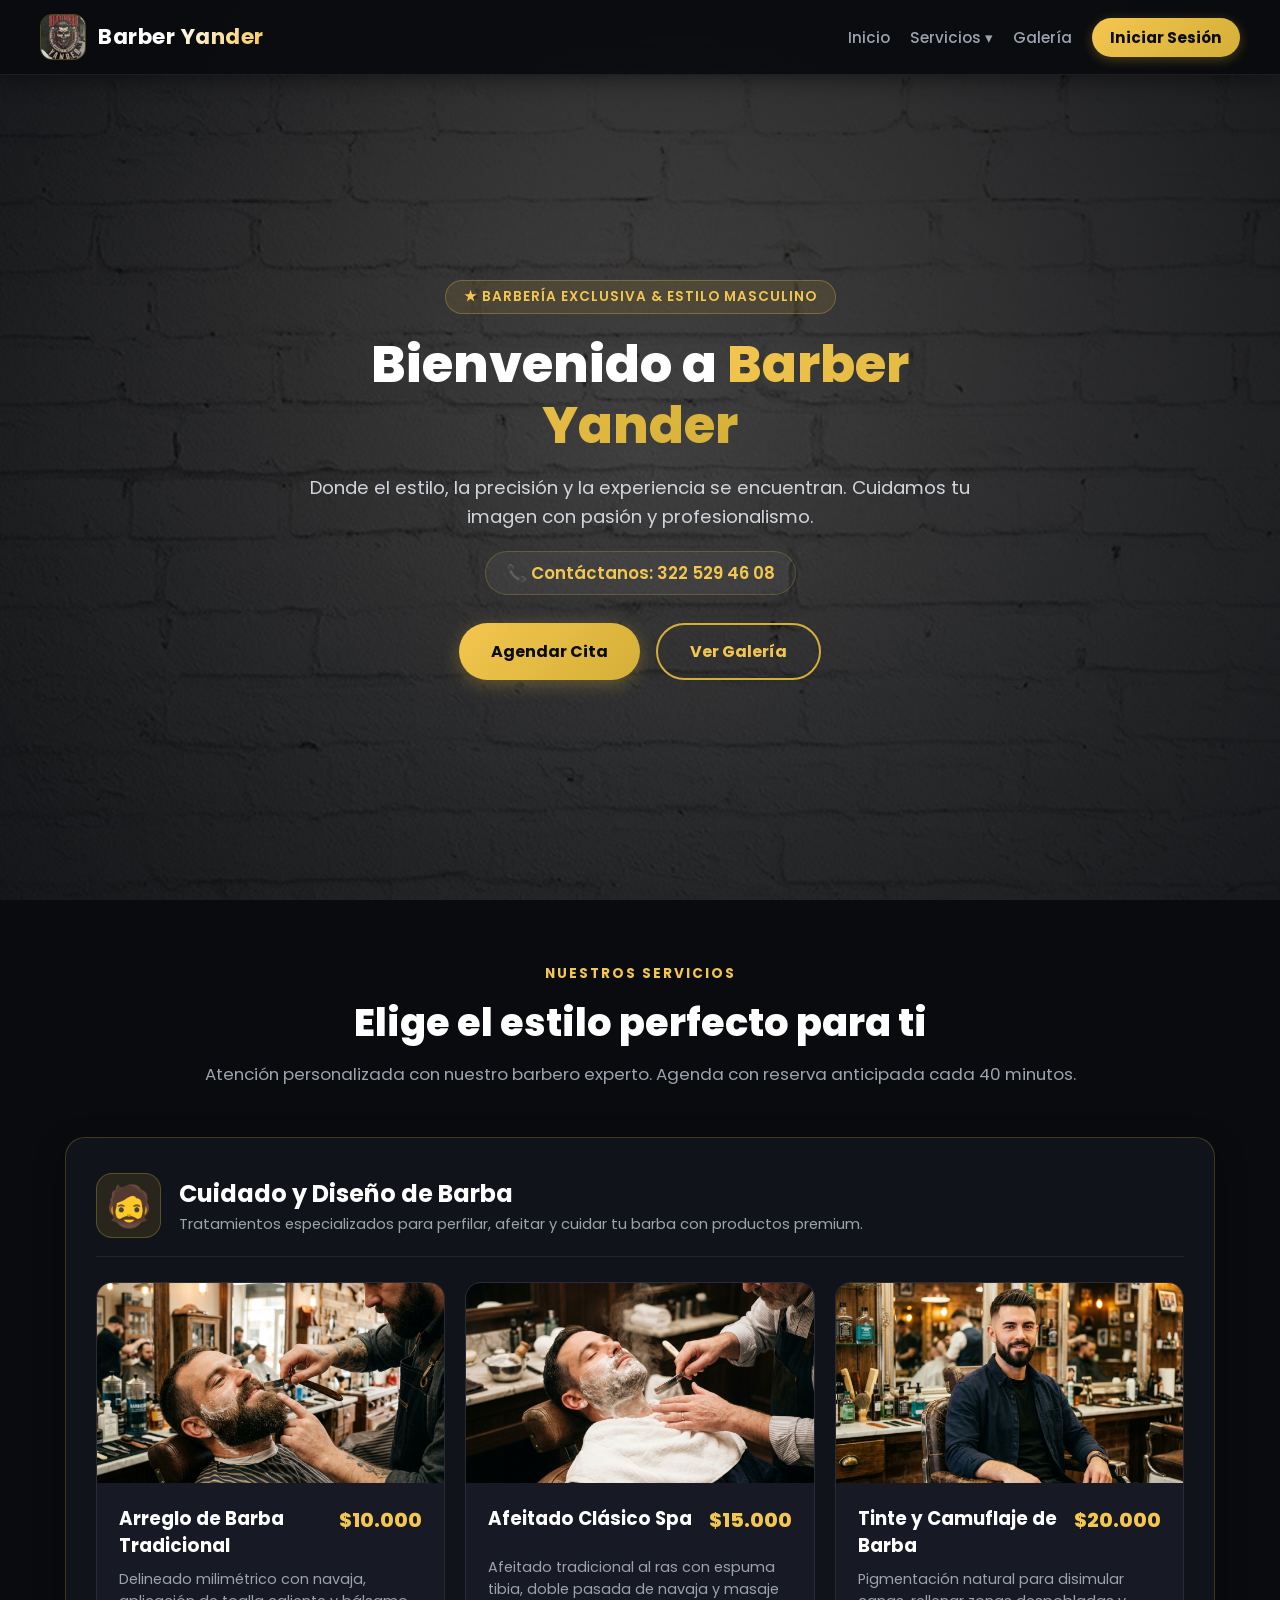
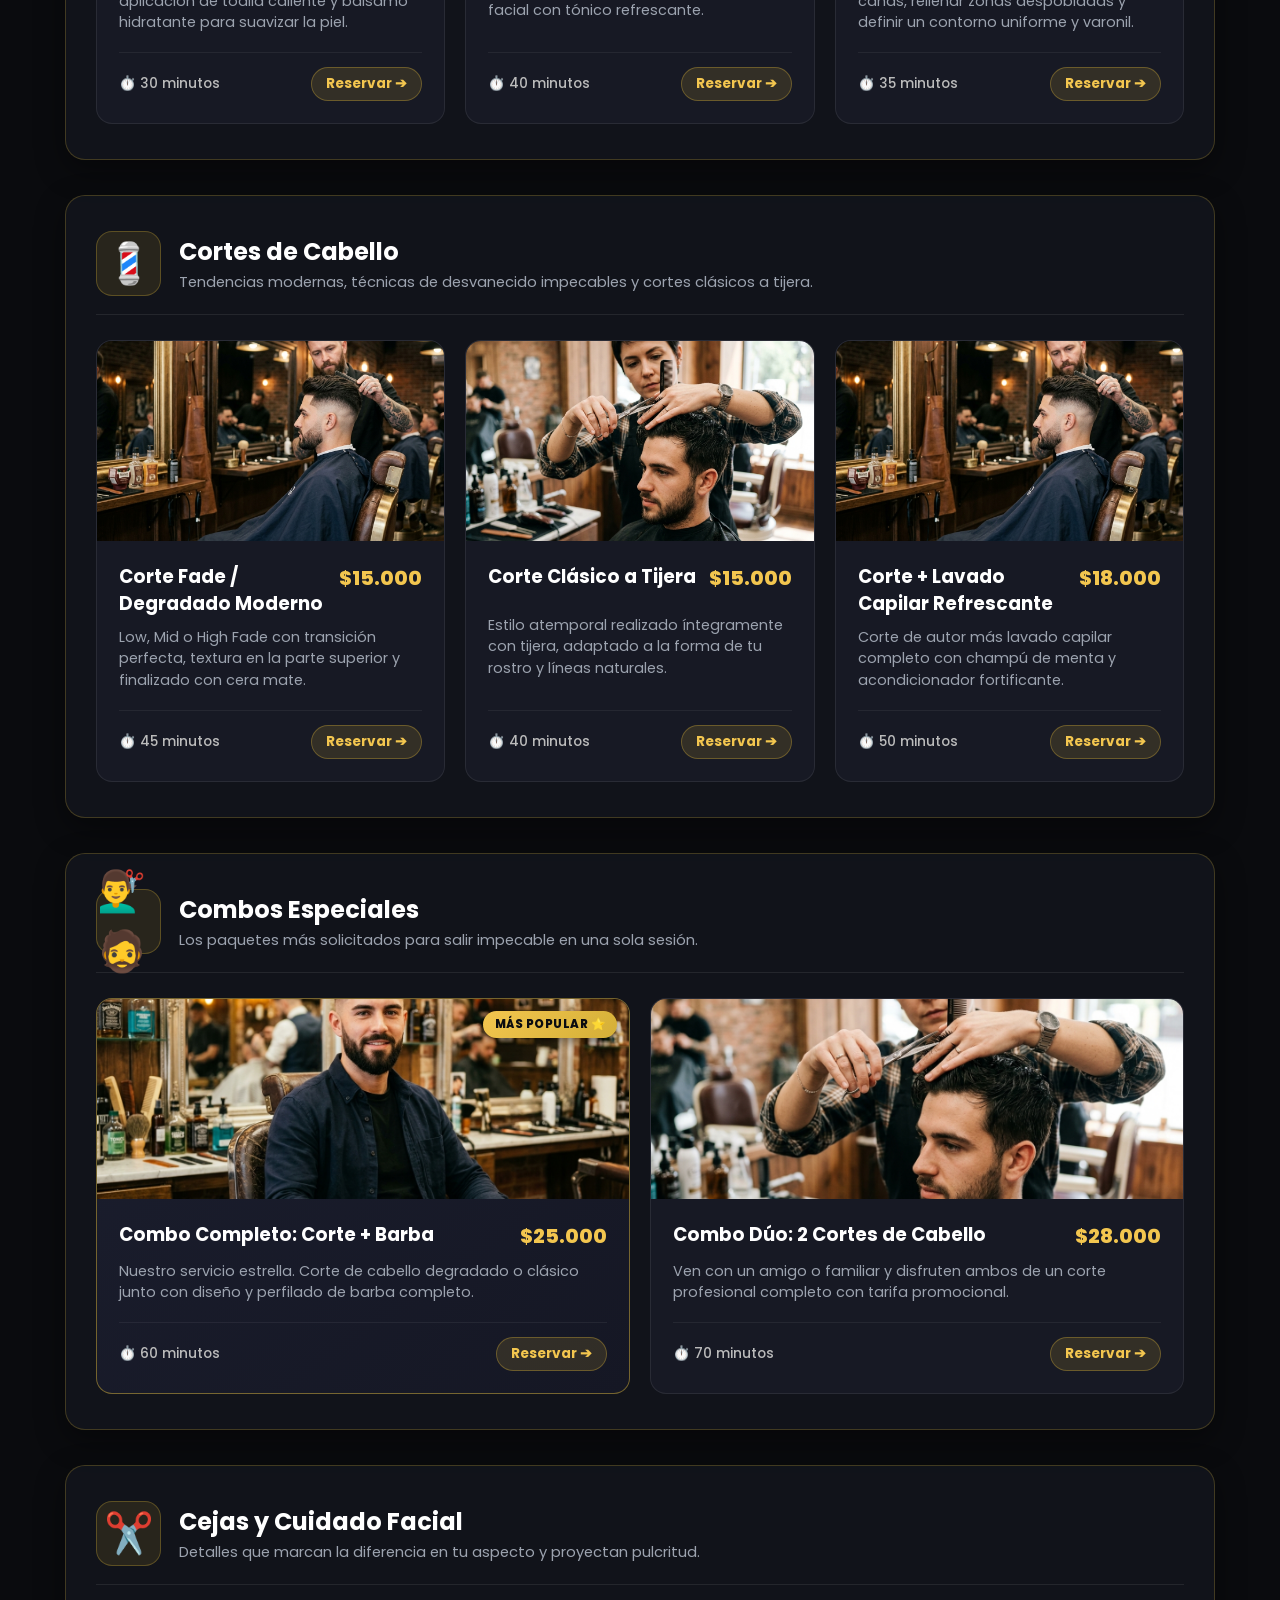
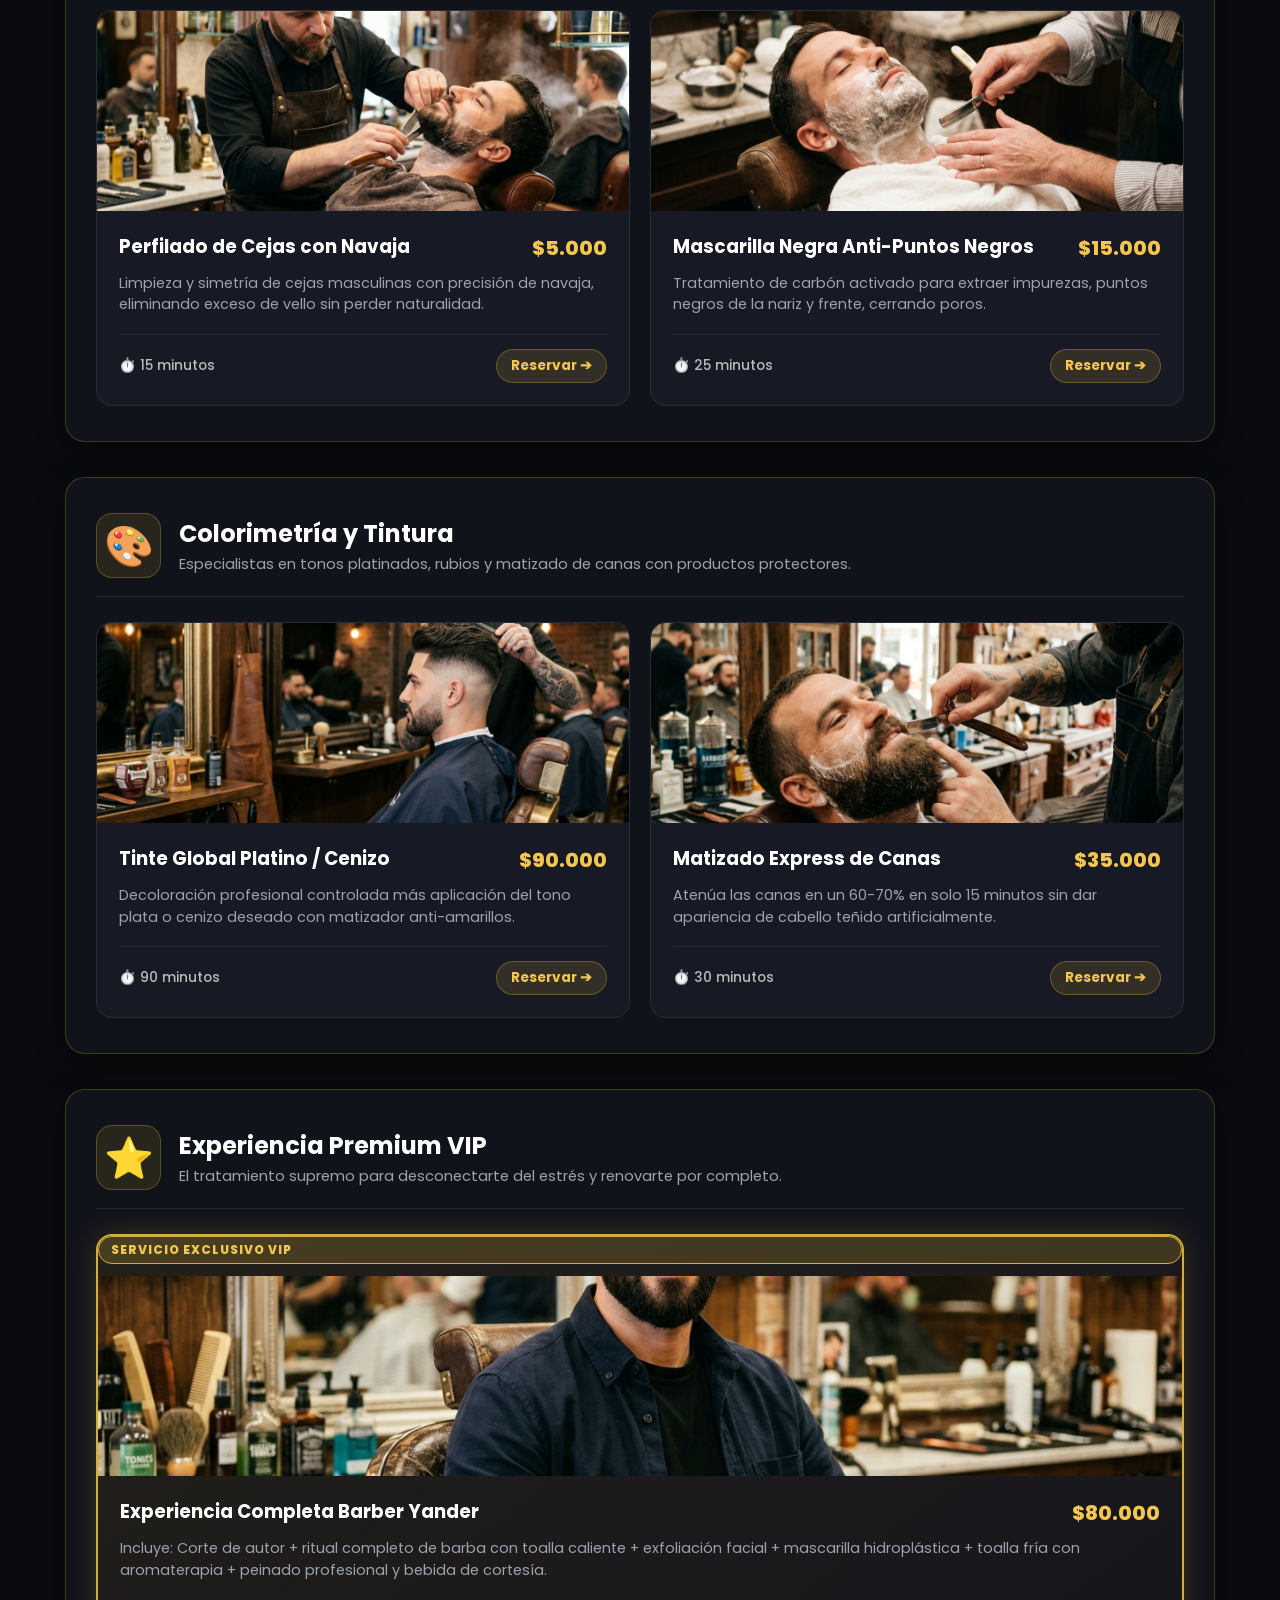
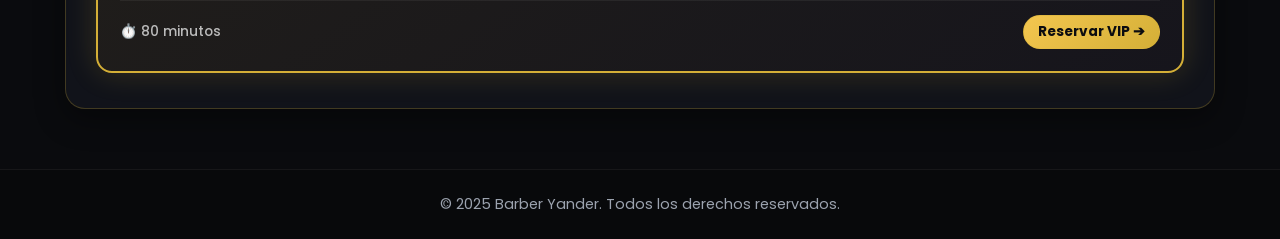
<file: barber_yander/web/index.html>
<!DOCTYPE html>
<html lang="es">

<head>
  <meta charset="UTF-8">
  <meta name="viewport" content="width=device-width, initial-scale=1.0">
  <title>Barber Yander - Barbería y Estilo</title>
  <link rel="stylesheet" href="css/navbar.css">
  <link rel="stylesheet" href="css/style.css">
  <link href="https://fonts.googleapis.com/css2?family=Poppins:wght@300;500;700&display=swap" rel="stylesheet">
</head>

<body>
  <header class="navbar">
    <div class="logo">
      <img src="img/banner.jpeg" alt="Logo Barber Yander">
      <h1>Barber Yander</h1>
    </div>
    <nav>
      <a href="#">Inicio</a>

      <div class="dropdown">
        <button class="dropbtn">Servicios ▾</button>
        <div class="dropdown-content">
          <a href="#servicios-barba">Barba</a>
          <a href="#servicios-corte">Corte</a>
          <a href="#servicios-combos">Combos</a>
          <a href="#servicios-cejas">Cejas</a>
          <a href="#servicios-tintura">Tintura</a>
          <a href="#servicios-premium">Servicio Premium</a>
        </div>
      </div>

      <a href="muestra_trabajo.html">Galería</a>
      <a href="login.html" class="login-link">Iniciar Sesión</a>
    </nav>
  </header>

  <!-- SECCIÓN HERO -->
  <section class="hero">
    <div class="overlay"></div>
    <div class="hero-content">
      <span class="hero-badge">★ Barbería Exclusiva & Estilo Masculino</span>
      <h2>Bienvenido a <span>Barber Yander</span></h2>
      <p>Donde el estilo, la precisión y la experiencia se encuentran.
        Cuidamos tu imagen con pasión y profesionalismo.</p>

      <div class="contacto-hero">
        <h3>📞 Contáctanos: 322 529 46 08</h3>
      </div>

      <div class="buttons">
        <a href="login.html" class="btn login">Agendar Cita</a>
        <a href="muestra_trabajo.html" class="btn galeria">Ver Galería</a>
      </div>
    </div>
  </section>

  <!-- =========================================================
       CATÁLOGO DE SERVICIOS POR APARTADOS
       ========================================================= -->
  <section class="catalogo-servicios">
    <div class="catalogo-header">
      <span class="subtitulo-seccion">NUESTROS SERVICIOS</span>
      <h2>Elige el estilo perfecto para ti</h2>
      <p>Atención personalizada con nuestro barbero experto. Agenda con reserva anticipada cada 40 minutos.</p>
    </div>

    <!-- 1. APARTADO BARBA -->
    <div class="apartado-categoria" id="servicios-barba">
      <div class="apartado-titulo">
        <div class="apartado-icono">🧔</div>
        <div>
          <h3>Cuidado y Diseño de Barba</h3>
          <p>Tratamientos especializados para perfilar, afeitar y cuidar tu barba con productos premium.</p>
        </div>
      </div>
      <div class="grid-servicios-catalogo">
        <div class="card-servicio-item">
          <div class="card-img-wrap">
            <img src="img/arreglo_barba.jpg" alt="Arreglo de Barba Tradicional" class="card-servicio-img">
          </div>
          <div class="card-body">
            <div class="item-header">
              <h4>Arreglo de Barba Tradicional</h4>
              <span class="item-precio">$10.000</span>
            </div>
            <p class="item-descripcion">Delineado milimétrico con navaja, aplicación de toalla caliente y bálsamo
              hidratante para suavizar la piel.</p>
            <div class="item-meta">
              <span>⏱️ 30 minutos</span>
              <a href="login.html" class="btn-agendar-mini">Reservar ➔</a>
            </div>
          </div>
        </div>

        <div class="card-servicio-item">
          <div class="card-img-wrap">
            <img src="img/afeitado_spa.jpg" alt="Afeitado Clásico Spa" class="card-servicio-img">
          </div>
          <div class="card-body">
            <div class="item-header">
              <h4>Afeitado Clásico Spa</h4>
              <span class="item-precio">$15.000</span>
            </div>
            <p class="item-descripcion">Afeitado tradicional al ras con espuma tibia, doble pasada de navaja y masaje
              facial con tónico refrescante.</p>
            <div class="item-meta">
              <span>⏱️ 40 minutos</span>
              <a href="login.html" class="btn-agendar-mini">Reservar ➔</a>
            </div>
          </div>
        </div>

        <div class="card-servicio-item">
          <div class="card-img-wrap">
            <img src="img/combo_corte_barba.jpg" alt="Tinte y Camuflaje de Barba" class="card-servicio-img">
          </div>
          <div class="card-body">
            <div class="item-header">
              <h4>Tinte y Camuflaje de Barba</h4>
              <span class="item-precio">$20.000</span>
            </div>
            <p class="item-descripcion">Pigmentación natural para disimular canas, rellenar zonas despobladas y definir
              un contorno uniforme y varonil.</p>
            <div class="item-meta">
              <span>⏱️ 35 minutos</span>
              <a href="login.html" class="btn-agendar-mini">Reservar ➔</a>
            </div>
          </div>
        </div>
      </div>
    </div>

    <!-- 2. APARTADO CORTE -->
    <div class="apartado-categoria" id="servicios-corte">
      <div class="apartado-titulo">
        <div class="apartado-icono">💈</div>
        <div>
          <h3>Cortes de Cabello</h3>
          <p>Tendencias modernas, técnicas de desvanecido impecables y cortes clásicos a tijera.</p>
        </div>
      </div>
      <div class="grid-servicios-catalogo">
        <div class="card-servicio-item">
          <div class="card-img-wrap">
            <img src="img/corte_fade.jpg" alt="Corte Fade / Degradado Moderno" class="card-servicio-img">
          </div>
          <div class="card-body">
            <div class="item-header">
              <h4>Corte Fade / Degradado Moderno</h4>
              <span class="item-precio">$15.000</span>
            </div>
            <p class="item-descripcion">Low, Mid o High Fade con transición perfecta, textura en la parte superior y
              finalizado con cera mate.</p>
            <div class="item-meta">
              <span>⏱️ 45 minutos</span>
              <a href="login.html" class="btn-agendar-mini">Reservar ➔</a>
            </div>
          </div>
        </div>

        <div class="card-servicio-item">
          <div class="card-img-wrap">
            <img src="img/corte_tijera.jpg" alt="Corte Clásico a Tijera" class="card-servicio-img">
          </div>
          <div class="card-body">
            <div class="item-header">
              <h4>Corte Clásico a Tijera</h4>
              <span class="item-precio">$15.000</span>
            </div>
            <p class="item-descripcion">Estilo atemporal realizado íntegramente con tijera, adaptado a la forma de tu
              rostro y líneas naturales.</p>
            <div class="item-meta">
              <span>⏱️ 40 minutos</span>
              <a href="login.html" class="btn-agendar-mini">Reservar ➔</a>
            </div>
          </div>
        </div>

        <div class="card-servicio-item">
          <div class="card-img-wrap">
            <img src="img/corte_fade.jpg" alt="Corte + Lavado Capilar" class="card-servicio-img">
          </div>
          <div class="card-body">
            <div class="item-header">
              <h4>Corte + Lavado Capilar Refrescante</h4>
              <span class="item-precio">$18.000</span>
            </div>
            <p class="item-descripcion">Corte de autor más lavado capilar completo con champú de menta y acondicionador
              fortificante.</p>
            <div class="item-meta">
              <span>⏱️ 50 minutos</span>
              <a href="login.html" class="btn-agendar-mini">Reservar ➔</a>
            </div>
          </div>
        </div>
      </div>
    </div>

    <!-- 3. APARTADO COMBOS -->
    <div class="apartado-categoria" id="servicios-combos">
      <div class="apartado-titulo">
        <div class="apartado-icono">💇‍♂️🧔</div>
        <div>
          <h3>Combos Especiales</h3>
          <p>Los paquetes más solicitados para salir impecable en una sola sesión.</p>
        </div>
      </div>
      <div class="grid-servicios-catalogo">
        <div class="card-servicio-item destacado">
          <div class="item-badge-destacado">MÁS POPULAR ⭐</div>
          <div class="card-img-wrap">
            <img src="img/combo_corte_barba.jpg" alt="Combo Completo: Corte + Barba" class="card-servicio-img">
          </div>
          <div class="card-body">
            <div class="item-header">
              <h4>Combo Completo: Corte + Barba</h4>
              <span class="item-precio">$25.000</span>
            </div>
            <p class="item-descripcion">Nuestro servicio estrella. Corte de cabello degradado o clásico junto con diseño
              y perfilado de barba completo.</p>
            <div class="item-meta">
              <span>⏱️ 60 minutos</span>
              <a href="login.html" class="btn-agendar-mini">Reservar ➔</a>
            </div>
          </div>
        </div>

        <div class="card-servicio-item">
          <div class="card-img-wrap">
            <img src="img/corte_tijera.jpg" alt="Combo Dúo: 2 Cortes" class="card-servicio-img">
          </div>
          <div class="card-body">
            <div class="item-header">
              <h4>Combo Dúo: 2 Cortes de Cabello</h4>
              <span class="item-precio">$28.000</span>
            </div>
            <p class="item-descripcion">Ven con un amigo o familiar y disfruten ambos de un corte profesional completo
              con tarifa promocional.</p>
            <div class="item-meta">
              <span>⏱️ 70 minutos</span>
              <a href="login.html" class="btn-agendar-mini">Reservar ➔</a>
            </div>
          </div>
        </div>
      </div>
    </div>

    <!-- 4. APARTADO CEJAS Y ROSTRO -->
    <div class="apartado-categoria" id="servicios-cejas">
      <div class="apartado-titulo">
        <div class="apartado-icono">✂️</div>
        <div>
          <h3>Cejas y Cuidado Facial</h3>
          <p>Detalles que marcan la diferencia en tu aspecto y proyectan pulcritud.</p>
        </div>
      </div>
      <div class="grid-servicios-catalogo">
        <div class="card-servicio-item">
          <div class="card-img-wrap">
            <img src="img/perfilado_cejas.jpg" alt="Perfilado de Cejas con Navaja" class="card-servicio-img">
          </div>
          <div class="card-body">
            <div class="item-header">
              <h4>Perfilado de Cejas con Navaja</h4>
              <span class="item-precio">$5.000</span>
            </div>
            <p class="item-descripcion">Limpieza y simetría de cejas masculinas con precisión de navaja, eliminando
              exceso de vello sin perder naturalidad.</p>
            <div class="item-meta">
              <span>⏱️ 15 minutos</span>
              <a href="login.html" class="btn-agendar-mini">Reservar ➔</a>
            </div>
          </div>
        </div>

        <div class="card-servicio-item">
          <div class="card-img-wrap">
            <img src="img/afeitado_spa.jpg" alt="Mascarilla Negra Facial" class="card-servicio-img">
          </div>
          <div class="card-body">
            <div class="item-header">
              <h4>Mascarilla Negra Anti-Puntos Negros</h4>
              <span class="item-precio">$15.000</span>
            </div>
            <p class="item-descripcion">Tratamiento de carbón activado para extraer impurezas, puntos negros de la nariz
              y frente, cerrando poros.</p>
            <div class="item-meta">
              <span>⏱️ 25 minutos</span>
              <a href="login.html" class="btn-agendar-mini">Reservar ➔</a>
            </div>
          </div>
        </div>
      </div>
    </div>

    <!-- 5. APARTADO TINTURA -->
    <div class="apartado-categoria" id="servicios-tintura">
      <div class="apartado-titulo">
        <div class="apartado-icono">🎨</div>
        <div>
          <h3>Colorimetría y Tintura</h3>
          <p>Especialistas en tonos platinados, rubios y matizado de canas con productos protectores.</p>
        </div>
      </div>
      <div class="grid-servicios-catalogo">
        <div class="card-servicio-item">
          <div class="card-img-wrap">
            <img src="img/corte_fade.jpg" alt="Tinte Global Platino / Cenizo" class="card-servicio-img">
          </div>
          <div class="card-body">
            <div class="item-header">
              <h4>Tinte Global Platino / Cenizo</h4>
              <span class="item-precio">$90.000</span>
            </div>
            <p class="item-descripcion">Decoloración profesional controlada más aplicación del tono plata o cenizo
              deseado con matizador anti-amarillos.</p>
            <div class="item-meta">
              <span>⏱️ 90 minutos</span>
              <a href="login.html" class="btn-agendar-mini">Reservar ➔</a>
            </div>
          </div>
        </div>

        <div class="card-servicio-item">
          <div class="card-img-wrap">
            <img src="img/arreglo_barba.jpg" alt="Matizado Express de Canas" class="card-servicio-img">
          </div>
          <div class="card-body">
            <div class="item-header">
              <h4>Matizado Express de Canas</h4>
              <span class="item-precio">$35.000</span>
            </div>
            <p class="item-descripcion">Atenúa las canas en un 60-70% en solo 15 minutos sin dar apariencia de cabello
              teñido artificialmente.</p>
            <div class="item-meta">
              <span>⏱️ 30 minutos</span>
              <a href="login.html" class="btn-agendar-mini">Reservar ➔</a>
            </div>
          </div>
        </div>
      </div>
    </div>

    <!-- 6. APARTADO PREMIUM -->
    <div class="apartado-categoria" id="servicios-premium">
      <div class="apartado-titulo">
        <div class="apartado-icono">⭐</div>
        <div>
          <h3>Experiencia Premium VIP</h3>
          <p>El tratamiento supremo para desconectarte del estrés y renovarte por completo.</p>
        </div>
      </div>
      <div class="grid-servicios-catalogo">
        <div class="card-servicio-item destacado-oro">
          <div class="item-badge-oro">SERVICIO EXCLUSIVO VIP</div>
          <div class="card-img-wrap">
            <img src="img/combo_corte_barba.jpg" alt="Experiencia Completa Barber Yander" class="card-servicio-img">
          </div>
          <div class="card-body">
            <div class="item-header">
              <h4>Experiencia Completa Barber Yander</h4>
              <span class="item-precio">$80.000</span>
            </div>
            <p class="item-descripcion">Incluye: Corte de autor + ritual completo de barba con toalla caliente +
              exfoliación facial + mascarilla hidroplástica + toalla fría con aromaterapia + peinado profesional y
              bebida de cortesía.</p>
            <div class="item-meta">
              <span>⏱️ 80 minutos</span>
              <a href="login.html" class="btn-agendar-mini oro">Reservar VIP ➔</a>
            </div>
          </div>
        </div>
      </div>
    </div>
  </section>

  <footer>
    <p>© 2025 Barber Yander. Todos los derechos reservados.</p>
  </footer>

  <!-- Enlace al script JS -->
  <script src="js/index.js"></script>
</body>

</html>
</file>
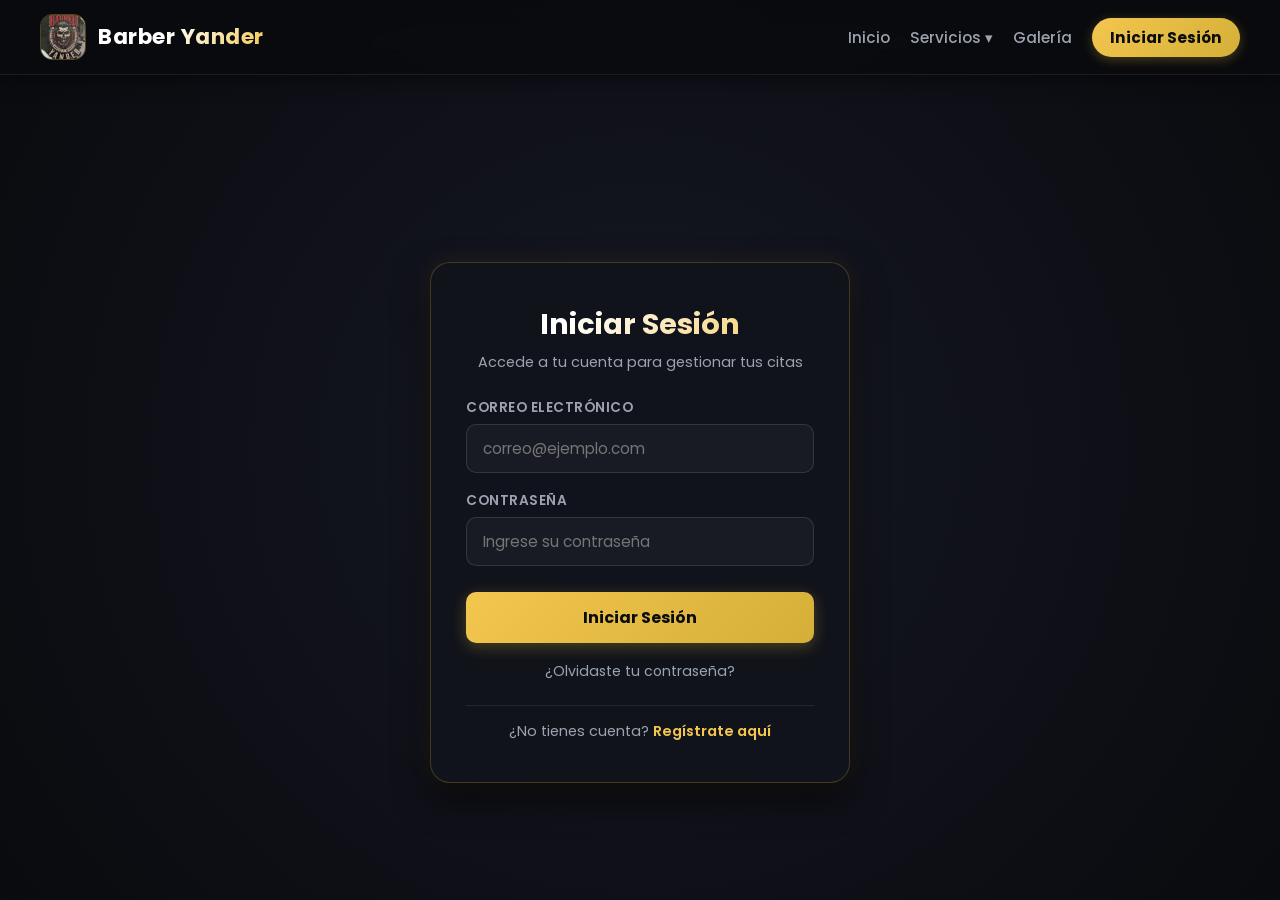
<file: barber_yander/web/login.html>
<!DOCTYPE html>
<html lang="es">
<head>
  <meta charset="UTF-8">
  <meta name="viewport" content="width=device-width, initial-scale=1.0">
  <title>Inicio de Sesión - Barber Yander</title>
  <link rel="stylesheet" href="css/navbar.css">
  <link rel="stylesheet" href="css/login.css">
  <link href="https://fonts.googleapis.com/css2?family=Poppins:wght@300;500;700&display=swap" rel="stylesheet">
</head>
<body>
  <!-- ===== ENCABEZADO / NAVBAR (HOMOLOGADO) ===== -->
  <header class="navbar">
    <div class="logo">
      <img src="img/banner.jpeg" alt="Logo Barber Yander">
      <h1>Barber Yander</h1>
    </div>
    <nav>
      <a href="index.html">Inicio</a>

      <div class="dropdown">
        <button class="dropbtn">Servicios ▾</button>
        <div class="dropdown-content">
          <a href="index.html#servicios-barba">Barba</a>
          <a href="index.html#servicios-corte">Corte</a>
          <a href="index.html#servicios-combos">Combos</a>
          <a href="index.html#servicios-cejas">Cejas</a>
          <a href="index.html#servicios-tintura">Tintura</a>
          <a href="index.html#servicios-premium">Servicio Premium</a>
        </div>
      </div>

      <a href="muestra_trabajo.html">Galería</a>
      <a href="login.html" class="login-link">Iniciar Sesión</a>
    </nav>
  </header>

  <div class="login-container">
    <div class="login-box">
      <h2>Iniciar Sesión</h2>
      <p class="subtitle">Accede a tu cuenta para gestionar tus citas</p>

      <form id="loginForm" autocomplete="on">
        <div class="input-group">
          <label for="usuario">Correo electrónico</label>
          <input type="email" id="usuario" name="usuario" placeholder="correo@ejemplo.com" maxlength="100" autocomplete="email" required>
        </div>
        <div class="input-group">
          <label for="password">Contraseña</label>
          <input type="password" id="password" name="password" placeholder="Ingrese su contraseña" maxlength="50" autocomplete="current-password" required>
        </div>
        <button type="submit" class="btn-login" id="btnSubmitLogin">Iniciar Sesión</button>
      </form>

      <div class="forgot-password">
        <a href="recuperar.html">¿Olvidaste tu contraseña?</a>
      </div>
      <div class="register-link">
        ¿No tienes cuenta? <a href="registro.html">Regístrate aquí</a>
      </div>
    </div>
  </div>

  <script src="js/notificaciones.js"></script>
  <script src="js/login.js"></script>
</body>
</html>
</file>
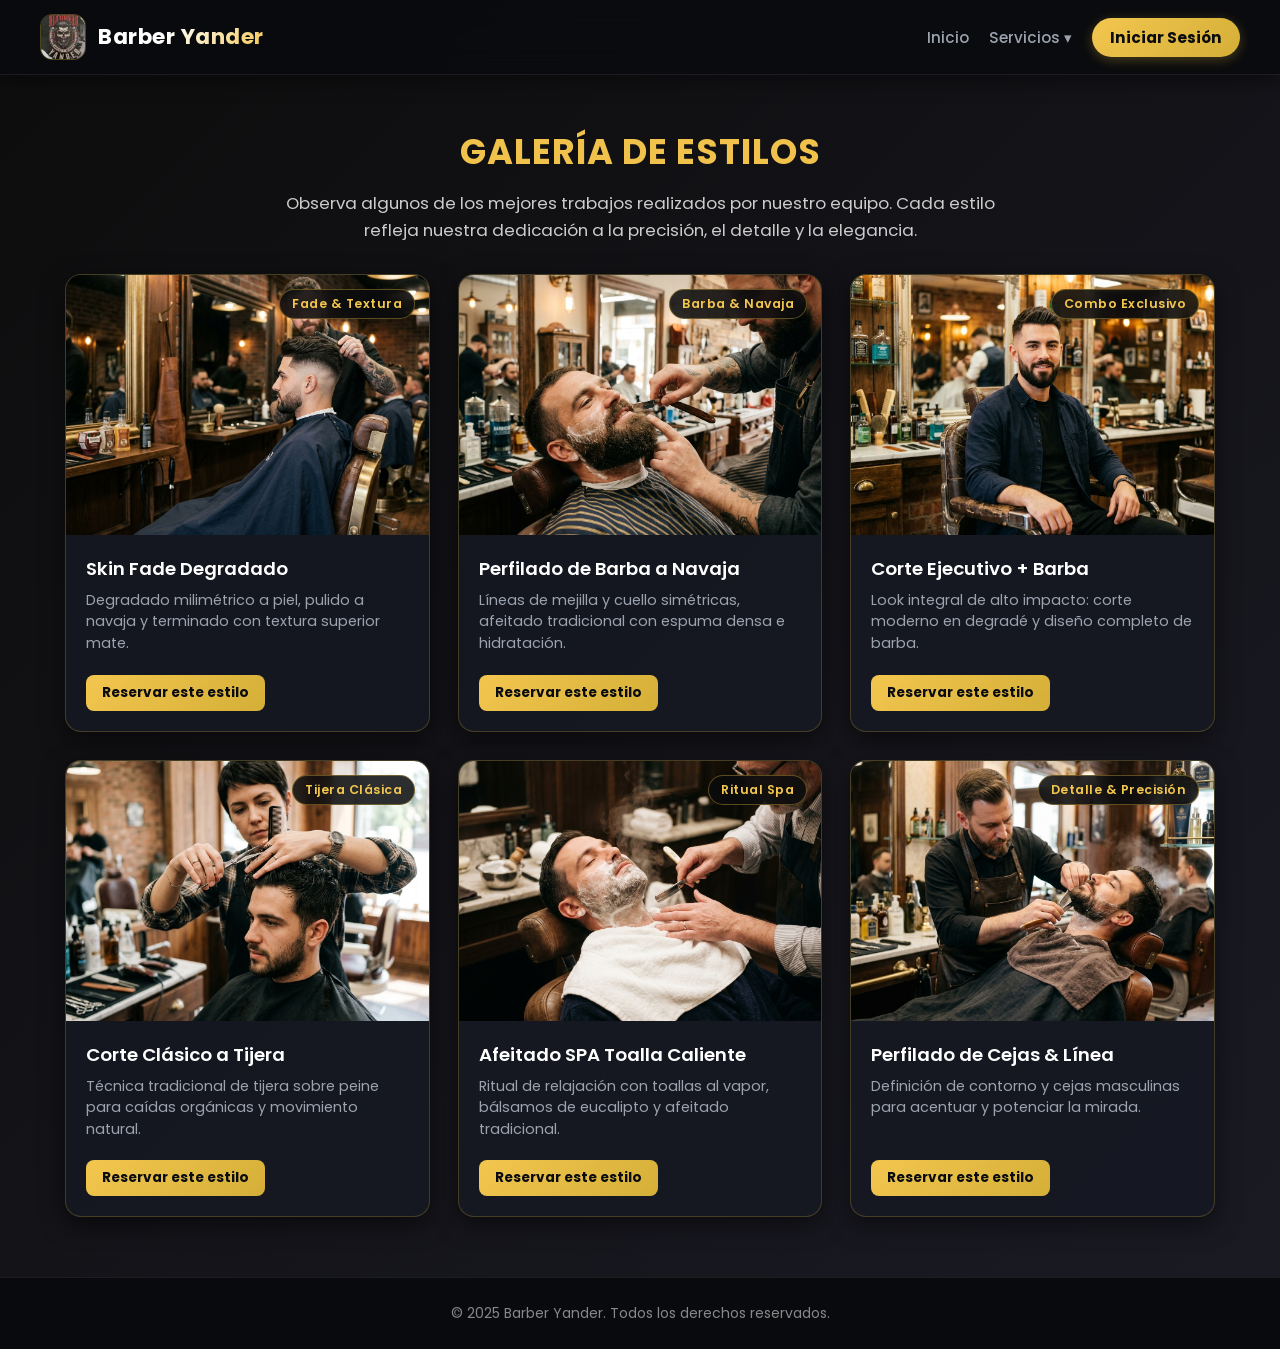
<file: barber_yander/web/muestra_trabajo.html>
<!DOCTYPE html>
<html lang="es">
<head>
  <meta charset="UTF-8">
  <meta name="viewport" content="width=device-width, initial-scale=1.0">
  <title>Galería - Barber Yander</title>
  <link rel="stylesheet" href="css/navbar.css">
  <link rel="stylesheet" href="css/muestra_trabajo.css">
  <link href="https://fonts.googleapis.com/css2?family=Poppins:wght@300;500;700&display=swap" rel="stylesheet">
</head>
<body>
  <!-- ====== BARRA DE NAVEGACIÓN ====== -->
  <header class="navbar">
    <div class="logo">
      <img src="img/banner.jpeg" alt="Logo Barber Yander">
      <h1>Barber Yander</h1>
    </div>

    <nav>
      <a href="index.html">Inicio</a>
      <div class="dropdown">
        <button class="dropbtn">Servicios ▾</button>
        <div class="dropdown-content">
          <a href="index.html#servicios-barba">Barba</a>
          <a href="index.html#servicios-corte">Corte</a>
          <a href="index.html#servicios-combos">Combos</a>
          <a href="index.html#servicios-cejas">Cejas</a>
          <a href="index.html#servicios-tintura">Tintura</a>
          <a href="index.html#servicios-premium">Servicio Premium</a>
        </div>
      </div>
      <a href="login.html" class="login-link">Iniciar Sesión</a>
    </nav>
  </header>

  <!-- ====== SECCIÓN INTRODUCTORIA ====== -->
  <section class="intro">
    <h1>Galería de Estilos</h1>
    <p>
      Observa algunos de los mejores trabajos realizados por nuestro equipo.  
      Cada estilo refleja nuestra dedicación a la precisión, el detalle y la elegancia.
    </p>
  </section>

  <!-- ====== GALERÍA ====== -->
  <section class="galeria">
    <div class="galeria-card">
      <div class="galeria-img-wrap">
        <img src="img/trabajo1.jpg" alt="Skin Fade Degradado">
        <span class="galeria-badge">Fade & Textura</span>
      </div>
      <div class="galeria-info">
        <h3>Skin Fade Degradado</h3>
        <p>Degradado milimétrico a piel, pulido a navaja y terminado con textura superior mate.</p>
        <div class="btn-reservar-estilo">
          <a href="login.html">Reservar este estilo</a>
        </div>
      </div>
    </div>

    <div class="galeria-card">
      <div class="galeria-img-wrap">
        <img src="img/trabajo2.jpg" alt="Perfilado de Barba a Navaja">
        <span class="galeria-badge">Barba & Navaja</span>
      </div>
      <div class="galeria-info">
        <h3>Perfilado de Barba a Navaja</h3>
        <p>Líneas de mejilla y cuello simétricas, afeitado tradicional con espuma densa e hidratación.</p>
        <div class="btn-reservar-estilo">
          <a href="login.html">Reservar este estilo</a>
        </div>
      </div>
    </div>

    <div class="galeria-card">
      <div class="galeria-img-wrap">
        <img src="img/trabajo3.jpg" alt="Corte Ejecutivo + Barba">
        <span class="galeria-badge">Combo Exclusivo</span>
      </div>
      <div class="galeria-info">
        <h3>Corte Ejecutivo + Barba</h3>
        <p>Look integral de alto impacto: corte moderno en degradé y diseño completo de barba.</p>
        <div class="btn-reservar-estilo">
          <a href="login.html">Reservar este estilo</a>
        </div>
      </div>
    </div>

    <div class="galeria-card">
      <div class="galeria-img-wrap">
        <img src="img/trabajo4.jpg" alt="Corte Clásico a Tijera">
        <span class="galeria-badge">Tijera Clásica</span>
      </div>
      <div class="galeria-info">
        <h3>Corte Clásico a Tijera</h3>
        <p>Técnica tradicional de tijera sobre peine para caídas orgánicas y movimiento natural.</p>
        <div class="btn-reservar-estilo">
          <a href="login.html">Reservar este estilo</a>
        </div>
      </div>
    </div>

    <div class="galeria-card">
      <div class="galeria-img-wrap">
        <img src="img/trabajo5.jpg" alt="Afeitado SPA con Toalla Caliente">
        <span class="galeria-badge">Ritual Spa</span>
      </div>
      <div class="galeria-info">
        <h3>Afeitado SPA Toalla Caliente</h3>
        <p>Ritual de relajación con toallas al vapor, bálsamos de eucalipto y afeitado tradicional.</p>
        <div class="btn-reservar-estilo">
          <a href="login.html">Reservar este estilo</a>
        </div>
      </div>
    </div>

    <div class="galeria-card">
      <div class="galeria-img-wrap">
        <img src="img/trabajo6.jpg" alt="Perfilado de Cejas & Línea">
        <span class="galeria-badge">Detalle & Precisión</span>
      </div>
      <div class="galeria-info">
        <h3>Perfilado de Cejas & Línea</h3>
        <p>Definición de contorno y cejas masculinas para acentuar y potenciar la mirada.</p>
        <div class="btn-reservar-estilo">
          <a href="login.html">Reservar este estilo</a>
        </div>
      </div>
    </div>
  </section>

  <!-- ====== PIE DE PÁGINA ====== -->
  <footer>
    <p>© 2025 Barber Yander. Todos los derechos reservados.</p>
  </footer>
</body>
</html>
</file>
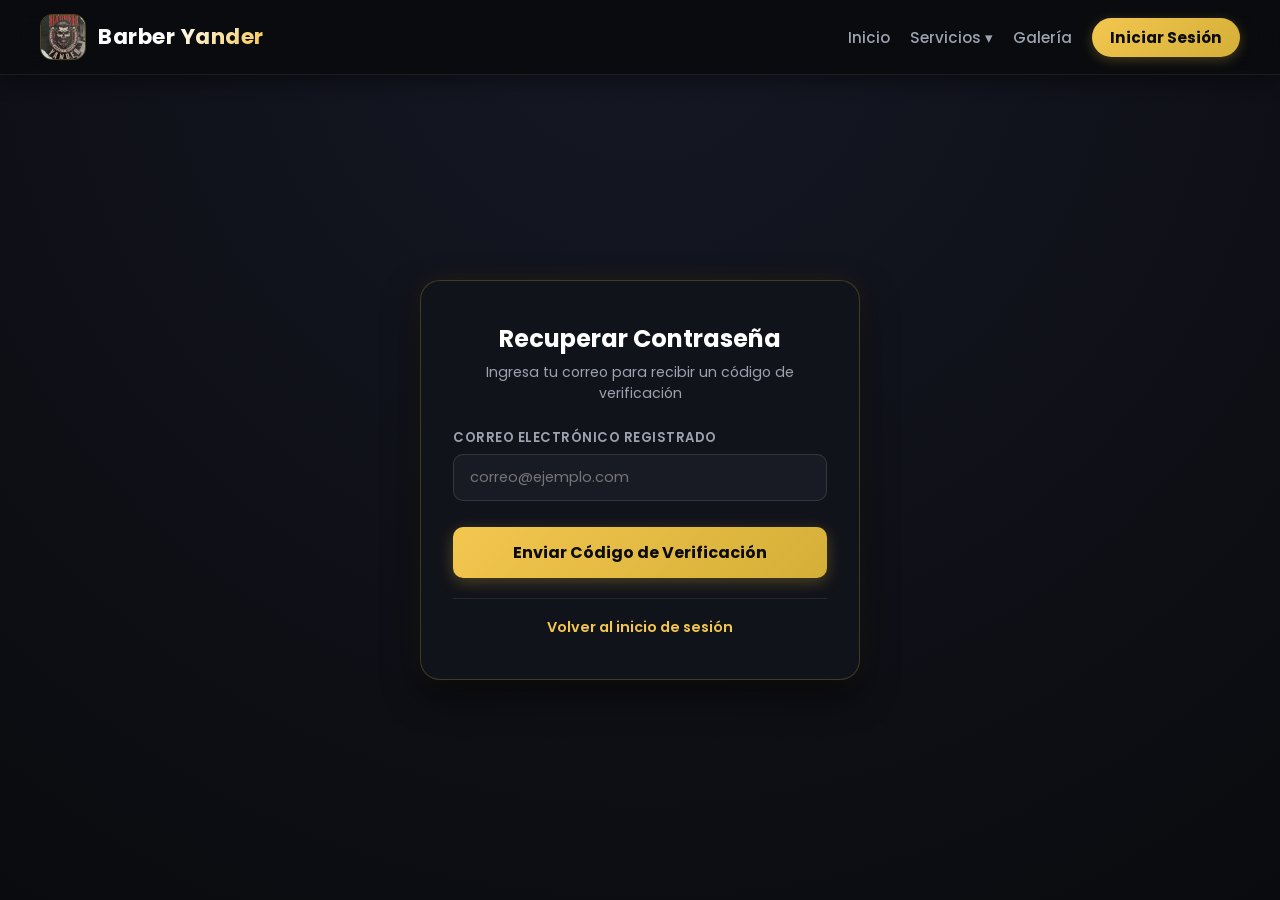
<file: barber_yander/web/recuperar.html>
<!DOCTYPE html>
<html lang="es">
<head>
  <meta charset="UTF-8">
  <meta name="viewport" content="width=device-width, initial-scale=1.0">
  <title>Recuperar Contraseña - Barber Yander</title>
  <link rel="stylesheet" href="css/navbar.css">
  <link rel="stylesheet" href="css/recuperar.css">
  <link href="https://fonts.googleapis.com/css2?family=Poppins:wght@300;500;700&display=swap" rel="stylesheet" />
</head>
<body>

  <!-- ===== ENCABEZADO / NAVBAR (HOMOLOGADO) ===== -->
  <header class="navbar">
    <div class="logo">
      <img src="img/banner.jpeg" alt="Logo Barber Yander">
      <h1>Barber Yander</h1>
    </div>
    <nav>
      <a href="index.html">Inicio</a>

      <div class="dropdown">
        <button class="dropbtn">Servicios ▾</button>
        <div class="dropdown-content">
          <a href="index.html#servicios-barba">Barba</a>
          <a href="index.html#servicios-corte">Corte</a>
          <a href="index.html#servicios-combos">Combos</a>
          <a href="index.html#servicios-cejas">Cejas</a>
          <a href="index.html#servicios-tintura">Tintura</a>
          <a href="index.html#servicios-premium">Servicio Premium</a>
        </div>
      </div>

      <a href="muestra_trabajo.html">Galería</a>
      <a href="login.html" class="login-link">Iniciar Sesión</a>
    </nav>
  </header>

  <!-- ===== CONTENEDOR DE RECUPERACIÓN ===== -->
  <div class="login-container">
    <div class="login-box">
      <h2>Recuperar Contraseña</h2>
      <p class="subtitle" id="recuperarSubtitulo">Ingresa tu correo para recibir un código de verificación</p>

      <!-- PASO 1: SOLICITAR CÓDIGO POR CORREO -->
      <form id="formPaso1">
        <div class="input-group">
          <label for="usuario">Correo electrónico registrado</label>
          <input type="email" id="usuario" name="usuario" placeholder="correo@ejemplo.com" maxlength="100" autocomplete="email" required>
        </div>
        <button type="submit" class="btn-login" id="btnEnviarCodigo">Enviar Código de Verificación</button>
      </form>

      <!-- PASO 2: INGRESAR CÓDIGO DE 6 DÍGITOS Y NUEVA CONTRASEÑA -->
      <form id="formPaso2" style="display: none;" autocomplete="on">
        <div class="input-group">
          <label for="correoConfirmado">Correo electrónico</label>
          <input type="email" id="correoConfirmado" name="correoConfirmado" readonly style="opacity: 0.8; cursor: not-allowed;">
        </div>

        <div class="input-group">
          <label for="codigoVerificacion">Código de verificación (6 dígitos)</label>
          <input type="text" id="codigoVerificacion" name="codigoVerificacion" placeholder="123456" maxlength="6" pattern="\d{6}" inputmode="numeric" style="letter-spacing: 4px; font-weight: bold; text-align: center; font-size: 1.1rem;" required>
        </div>

        <div class="input-group">
          <label for="nuevaContrasena">Nueva contraseña</label>
          <input type="password" id="nuevaContrasena" name="nuevaContrasena" placeholder="Mínimo 4 caracteres" maxlength="50" autocomplete="new-password" required>
        </div>

        <div class="input-group">
          <label for="confirmarNuevaContrasena">Confirmar nueva contraseña</label>
          <input type="password" id="confirmarNuevaContrasena" name="confirmarNuevaContrasena" placeholder="Repite la contraseña" maxlength="50" autocomplete="new-password" required>
        </div>

        <button type="submit" class="btn-login" id="btnVerificarCodigo">Restablecer Contraseña</button>
        
        <button type="button" class="btn-login" id="btnReenviarCodigo" style="background: transparent; color: var(--gold-light); border: 1px solid var(--border-card); margin-top: 10px; box-shadow: none;">Reenviar Código</button>
      </form>

      <div class="register-link">
        <a href="login.html">Volver al inicio de sesión</a>
      </div>
    </div>
  </div>

  <script src="js/notificaciones.js"></script>
  <script src="js/recuperar.js"></script>
</body>
</html>
</file>
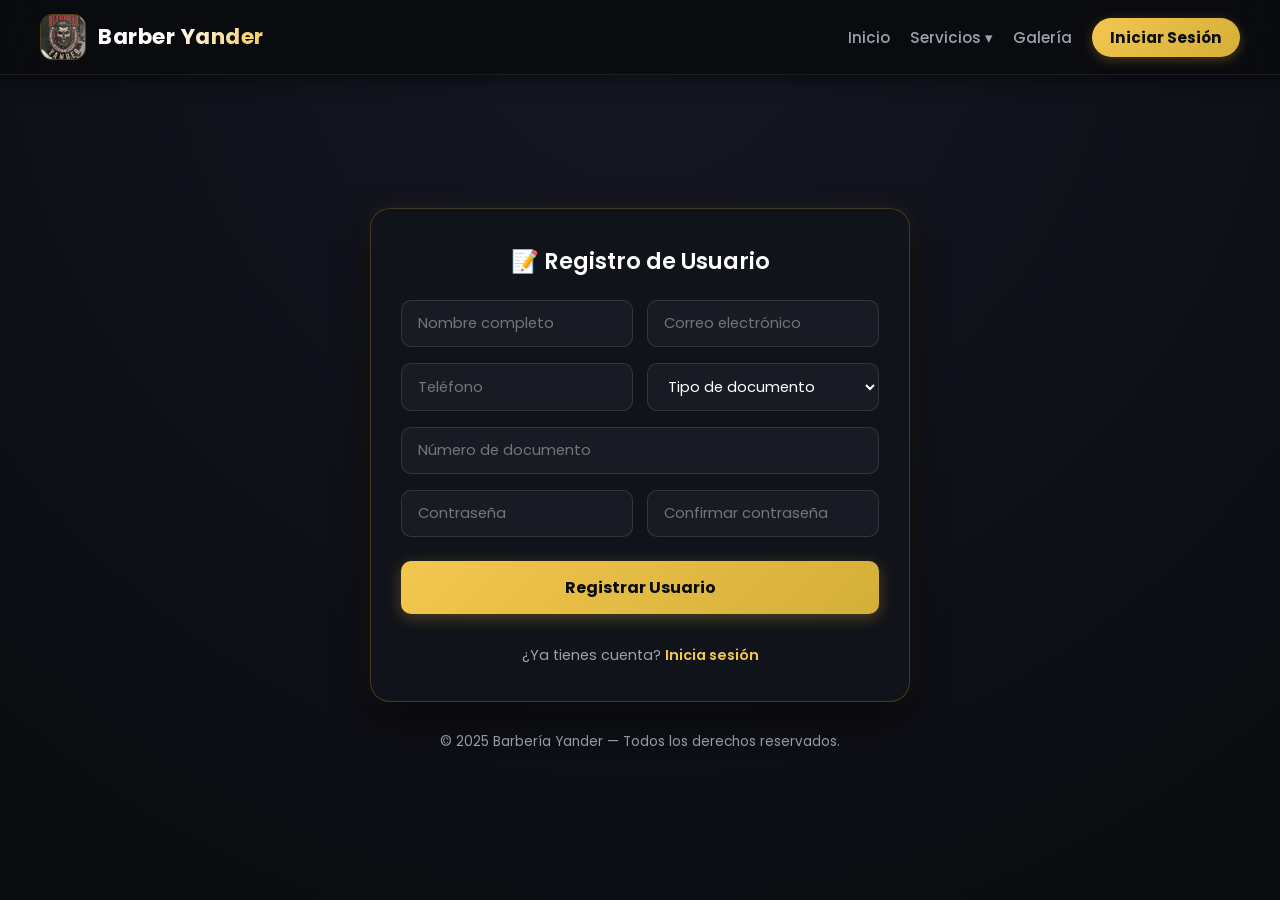
<file: barber_yander/web/registro.html>
<!DOCTYPE html>
<html lang="es">
<head>
  <meta charset="UTF-8" />
  <meta name="viewport" content="width=device-width, initial-scale=1.0" />
  <title>Registro - Barbería Yander</title>
  <link rel="stylesheet" href="css/navbar.css" />
  <link rel="stylesheet" href="css/registro.css" />
  <link href="https://fonts.googleapis.com/css2?family=Poppins:wght@300;500;700&display=swap" rel="stylesheet" />
</head>
<body>

  <!-- ===== ENCABEZADO / NAVBAR (HOMOLOGADO) ===== -->
  <header class="navbar">
    <div class="logo">
      <img src="img/banner.jpeg" alt="Logo Barber Yander">
      <h1>Barber Yander</h1>
    </div>
    <nav>
      <a href="index.html">Inicio</a>

      <div class="dropdown">
        <button class="dropbtn">Servicios ▾</button>
        <div class="dropdown-content">
          <a href="index.html#servicios-barba">Barba</a>
          <a href="index.html#servicios-corte">Corte</a>
          <a href="index.html#servicios-combos">Combos</a>
          <a href="index.html#servicios-cejas">Cejas</a>
          <a href="index.html#servicios-tintura">Tintura</a>
          <a href="index.html#servicios-premium">Servicio Premium</a>
        </div>
      </div>

      <a href="muestra_trabajo.html">Galería</a>
      <a href="login.html" class="login-link">Iniciar Sesión</a>
    </nav>
  </header>

  <!-- ===== FORMULARIO ===== -->
  <section class="registro-section">
    <div class="registro-box">
      <h2>📝 Registro de Usuario</h2>

      <form id="registroForm" autocomplete="on">
        <div class="form-row">
          <input type="text" id="nombre" name="nombre" placeholder="Nombre completo" required>
          <input type="email" id="usuario" name="usuario" placeholder="Correo electrónico" autocomplete="email" required>
        </div>

        <div class="form-row">
          <input type="tel" id="telefono" name="telefono" placeholder="Teléfono" maxlength="10" required>
          <select id="tipo_doc" name="tipo_doc" required>
            <option value="">Tipo de documento</option>
            <option value="cc">Cédula de Ciudadanía</option>
            <option value="ti">Tarjeta de Identidad</option>
            <option value="ce">Cédula de Extranjería</option>
          </select>
        </div>

        <input type="text" id="num_doc" name="num_doc" placeholder="Número de documento" required>

        <div class="form-row">
          <input type="password" id="password" name="password" placeholder="Contraseña" maxlength="50" autocomplete="new-password" required>
          <input type="password" id="confirm_password" name="confirm_password" placeholder="Confirmar contraseña" maxlength="50" autocomplete="new-password" required>
        </div>

        <button type="submit" class="btn-registrar" id="btnSubmitRegistro">Registrar Usuario</button>

        <p class="link-login">
          ¿Ya tienes cuenta? <a href="login.html">Inicia sesión</a>
        </p>
      </form>
    </div>
  </section>

  <footer class="footer">
    <p>© 2025 Barbería Yander — Todos los derechos reservados.</p>
  </footer>

  <script src="js/notificaciones.js"></script>
  <script src="js/registro.js"></script>
</body>
</html>
</file>
<file: barber_yander/web/css/navbar.css>
/* =========================================================
   BARBERÍA YANDER — NAVBAR / ENCABEZADO UNIFICADO
   Exactamente idéntico en todas las páginas públicas
   Totalmente adaptativo y ultra-responsivo
   ========================================================= */

header.navbar,
.navbar {
  display: flex !important;
  justify-content: space-between !important;
  align-items: center !important;
  background: rgba(10, 11, 14, 0.94) !important;
  backdrop-filter: blur(14px) !important;
  -webkit-backdrop-filter: blur(14px) !important;
  border-bottom: 1px solid rgba(255, 255, 255, 0.08) !important;
  padding: 14px 40px !important;
  position: fixed !important;
  top: 0 !important;
  left: 0 !important;
  width: 100% !important;
  max-width: none !important;
  z-index: 1000 !important;
  box-shadow: 0 4px 20px rgba(0, 0, 0, 0.45) !important;
  box-sizing: border-box !important;
}

.logo {
  display: flex !important;
  align-items: center !important;
  gap: 12px !important;
  text-decoration: none !important;
  flex-shrink: 0 !important;
}

.logo img {
  height: 46px !important;
  width: 46px !important;
  border-radius: 12px !important;
  border: 1px solid rgba(212, 175, 55, 0.35) !important;
  object-fit: cover !important;
  display: block !important;
  flex-shrink: 0 !important;
}

.logo h1 {
  font-size: 1.35rem !important;
  font-weight: 700 !important;
  background: linear-gradient(135deg, #ffffff 40%, #f3c64f 100%) !important;
  -webkit-background-clip: text !important;
  -webkit-text-fill-color: transparent !important;
  letter-spacing: 0.5px !important;
  margin: 0 !important;
  line-height: 1.2 !important;
  white-space: nowrap !important;
}

nav {
  display: flex !important;
  align-items: center !important;
  gap: 20px !important;
  flex-shrink: 0 !important;
}

nav a {
  color: #9ca3af !important;
  text-decoration: none !important;
  font-weight: 500 !important;
  font-size: 0.95rem !important;
  transition: all 0.25s ease !important;
  white-space: nowrap !important;
  flex-shrink: 0 !important;
}

nav a:hover {
  color: #f3c64f !important;
}

nav .login-link {
  background: linear-gradient(135deg, #f3c64f 0%, #d4af37 100%) !important;
  color: #0b0c10 !important;
  font-weight: 700 !important;
  padding: 8px 18px !important;
  border-radius: 20px !important;
  box-shadow: 0 3px 12px rgba(212, 175, 55, 0.3) !important;
  transition: all 0.3s ease !important;
  display: inline-flex !important;
  align-items: center !important;
  white-space: nowrap !important;
  flex-shrink: 0 !important;
}

nav .login-link:hover {
  transform: translateY(-2px) !important;
  box-shadow: 0 6px 20px rgba(212, 175, 55, 0.5) !important;
  filter: brightness(1.05) !important;
}

/* MENÚ DESPLEGABLE (SERVICIOS) */
.dropdown {
  position: relative !important;
  display: inline-block !important;
  flex-shrink: 0 !important;
}

.dropbtn {
  background: none !important;
  border: none !important;
  color: #9ca3af !important;
  font-weight: 500 !important;
  font-size: 0.95rem !important;
  cursor: pointer !important;
  display: flex !important;
  align-items: center !important;
  gap: 6px !important;
  transition: 0.25s !important;
  font-family: inherit !important;
  padding: 8px 0 !important;
  white-space: nowrap !important;
  flex-shrink: 0 !important;
}

.dropdown:hover .dropbtn,
.dropbtn:hover {
  color: #f3c64f !important;
}

.dropdown-content {
  display: none;
  position: absolute !important;
  top: 100% !important;
  left: 0 !important;
  background: rgba(18, 20, 28, 0.96) !important;
  backdrop-filter: blur(16px) !important;
  -webkit-backdrop-filter: blur(16px) !important;
  border: 1px solid rgba(212, 175, 55, 0.25) !important;
  border-radius: 12px !important;
  min-width: 190px !important;
  box-shadow: 0 10px 25px rgba(0, 0, 0, 0.6) !important;
  padding: 8px 0 !important;
  z-index: 1050 !important;
}

.dropdown-content a {
  color: #f3f4f6 !important;
  padding: 10px 18px !important;
  display: block !important;
  font-size: 0.9rem !important;
  transition: 0.2s !important;
  border-bottom: 1px solid rgba(255, 255, 255, 0.04) !important;
  white-space: nowrap !important;
}

.dropdown-content a:last-child {
  border-bottom: none !important;
}

.dropdown-content a:hover {
  background: rgba(212, 175, 55, 0.12) !important;
  color: #f3c64f !important;
  padding-left: 22px !important;
}

.dropdown:hover .dropdown-content {
  display: block !important;
}

/* RESPONSIVE NAVBAR: TABLETS Y PANTALLAS MEDIANAS */
@media (max-width: 900px) {
  header.navbar,
  .navbar {
    padding: 12px 20px !important;
  }

  nav {
    gap: 14px !important;
  }

  .logo img {
    height: 40px !important;
    width: 40px !important;
  }

  .logo h1 {
    font-size: 1.2rem !important;
  }

  nav a,
  .dropbtn {
    font-size: 0.88rem !important;
  }

  nav .login-link {
    padding: 7px 15px !important;
    font-size: 0.85rem !important;
  }
}

/* RESPONSIVE NAVBAR: MÓVILES (Evita cortes de palabras) */
@media (max-width: 650px) {
  header.navbar,
  .navbar {
    padding: 10px 12px !important;
  }

  .logo {
    gap: 8px !important;
  }

  .logo img {
    height: 34px !important;
    width: 34px !important;
    border-radius: 8px !important;
  }

  .logo h1 {
    font-size: 1rem !important;
  }

  nav {
    gap: 8px !important;
  }

  nav a,
  .dropbtn {
    font-size: 0.78rem !important;
    padding: 4px 5px !important;
  }

  nav .login-link {
    padding: 6px 11px !important;
    font-size: 0.76rem !important;
    border-radius: 14px !important;
  }
}

/* RESPONSIVE NAVBAR: MÓVILES PEQUEÑOS Y PANELES ESTRECHOS */
@media (max-width: 420px) {
  header.navbar,
  .navbar {
    padding: 8px 8px !important;
  }

  .logo {
    gap: 6px !important;
  }

  .logo img {
    height: 28px !important;
    width: 28px !important;
  }

  .logo h1 {
    font-size: 0.85rem !important;
  }

  nav {
    gap: 5px !important;
  }

  nav a,
  .dropbtn {
    font-size: 0.7rem !important;
    padding: 3px 4px !important;
  }

  nav .login-link {
    padding: 5px 8px !important;
    font-size: 0.7rem !important;
  }
}
</file>
<file: barber_yander/web/css/style.css>
/* =========================================================
   BARBERÍA YANDER — ESTILO PRINCIPAL (LUXURY LANDING)
   ========================================================= */

:root {
  --bg-main: #0a0b0e;
  --bg-card: rgba(18, 20, 28, 0.9);
  --border-card: rgba(212, 175, 55, 0.25);
  --gold-main: #d4af37;
  --gold-light: #f3c64f;
  --text-main: #f3f4f6;
  --text-muted: #9ca3af;
}

* {
  margin: 0;
  padding: 0;
  box-sizing: border-box;
  font-family: "Poppins", sans-serif;
}

body {
  background-color: var(--bg-main);
  color: var(--text-main);
  overflow-x: hidden;
}

/* ENCABEZADO / NAVBAR */
.navbar {
  display: flex;
  justify-content: space-between;
  align-items: center;
  background: rgba(10, 11, 14, 0.9);
  backdrop-filter: blur(14px);
  border-bottom: 1px solid rgba(255, 255, 255, 0.08);
  padding: 16px 40px;
  position: fixed;
  top: 0;
  left: 0;
  width: 100%;
  z-index: 100;
  box-shadow: 0 4px 20px rgba(0, 0, 0, 0.4);
}

.logo {
  display: flex;
  align-items: center;
  gap: 14px;
}

.logo img {
  height: 50px;
  width: 50px;
  border-radius: 12px;
  border: 1px solid var(--border-card);
  object-fit: cover;
}

.logo h1 {
  font-size: 1.4rem;
  font-weight: 700;
  background: linear-gradient(135deg, #fff 40%, var(--gold-light) 100%);
  -webkit-background-clip: text;
  -webkit-text-fill-color: transparent;
}

nav {
  display: flex;
  align-items: center;
  gap: 24px;
}

nav a {
  color: var(--text-muted);
  text-decoration: none;
  font-weight: 500;
  font-size: 0.95rem;
  transition: all 0.25s ease;
}

nav a:hover {
  color: var(--gold-light);
}

nav .login-link {
  background: linear-gradient(135deg, var(--gold-light) 0%, var(--gold-main) 100%);
  color: #0b0c10 !important;
  font-weight: 700;
  padding: 9px 20px;
  border-radius: 20px;
  box-shadow: 0 3px 12px rgba(212, 175, 55, 0.3);
  transition: all 0.3s ease;
}

nav .login-link:hover {
  transform: translateY(-2px);
  box-shadow: 0 6px 20px rgba(212, 175, 55, 0.5);
  filter: brightness(1.05);
}

/* MENÚ DESPLEGABLE */
.dropdown {
  position: relative;
  display: inline-block;
}

.dropbtn {
  background: none;
  border: none;
  color: var(--text-muted);
  font-weight: 500;
  font-size: 0.95rem;
  cursor: pointer;
  display: flex;
  align-items: center;
  gap: 6px;
  transition: 0.25s;
}

.dropbtn:hover {
  color: var(--gold-light);
}

.dropdown-content {
  display: none;
  position: absolute;
  top: 100%;
  left: 0;
  background: rgba(18, 20, 28, 0.95);
  backdrop-filter: blur(16px);
  border: 1px solid var(--border-card);
  border-radius: 12px;
  min-width: 180px;
  box-shadow: 0 10px 25px rgba(0, 0, 0, 0.6);
  padding: 8px 0;
  z-index: 10;
}

.dropdown-content a {
  color: var(--text-main);
  padding: 10px 18px;
  display: block;
  font-size: 0.9rem;
  transition: 0.2s;
}

.dropdown-content a:hover {
  background: rgba(212, 175, 55, 0.12);
  color: var(--gold-light);
  padding-left: 22px;
}

.dropdown:hover .dropdown-content {
  display: block;
}

/* SECCIÓN HERO */
.hero {
  position: relative;
  min-height: 100vh;
  background: url("../img/ind.jpeg") center/cover no-repeat;
  display: flex;
  align-items: center;
  justify-content: center;
  text-align: center;
  padding: 100px 20px 40px;
}

.overlay {
  position: absolute;
  top: 0;
  left: 0;
  width: 100%;
  height: 100%;
  background: radial-gradient(circle at center, rgba(10, 11, 14, 0.75) 0%, rgba(10, 11, 14, 0.92) 100%);
}

.hero-content {
  position: relative;
  z-index: 1;
  max-width: 750px;
  padding: 20px;
}

.hero-badge {
  display: inline-block;
  background: rgba(212, 175, 55, 0.12);
  border: 1px solid rgba(212, 175, 55, 0.35);
  color: var(--gold-light);
  font-size: 0.85rem;
  font-weight: 600;
  padding: 6px 18px;
  border-radius: 20px;
  letter-spacing: 1px;
  text-transform: uppercase;
  margin-bottom: 20px;
}

.hero h2 {
  font-size: 3.2rem;
  font-weight: 800;
  color: #fff;
  line-height: 1.2;
  margin-bottom: 16px;
}

.hero h2 span {
  background: linear-gradient(135deg, var(--gold-light) 0%, var(--gold-main) 100%);
  -webkit-background-clip: text;
  -webkit-text-fill-color: transparent;
}

.hero p {
  font-size: 1.15rem;
  line-height: 1.6;
  color: #d1d5db;
  margin-bottom: 20px;
}

.contacto-hero {
  margin: 18px 0 28px;
}

.contacto-hero h3 {
  display: inline-flex;
  align-items: center;
  gap: 8px;
  background: rgba(255, 255, 255, 0.05);
  border: 1px solid rgba(212, 175, 55, 0.25);
  padding: 8px 20px;
  border-radius: 30px;
  font-size: 1.05rem;
  color: var(--gold-light);
  font-weight: 600;
}

.buttons {
  display: flex;
  justify-content: center;
  gap: 16px;
  flex-wrap: wrap;
}

.btn {
  text-decoration: none;
  font-weight: 700;
  font-size: 1rem;
  padding: 14px 32px;
  border-radius: 30px;
  transition: all 0.3s cubic-bezier(0.4, 0, 0.2, 1);
  display: inline-flex;
  align-items: center;
  justify-content: center;
}

.btn.login {
  background: linear-gradient(135deg, var(--gold-light) 0%, var(--gold-main) 100%);
  color: #0b0c10;
  box-shadow: 0 4px 18px rgba(212, 175, 55, 0.35);
}

.btn.login:hover {
  transform: translateY(-3px);
  box-shadow: 0 8px 25px rgba(212, 175, 55, 0.5);
  filter: brightness(1.05);
}

.btn.galeria {
  background: transparent;
  border: 2px solid var(--gold-main);
  color: var(--gold-light);
}

.btn.galeria:hover {
  background: rgba(212, 175, 55, 0.12);
  transform: translateY(-3px);
  box-shadow: 0 4px 15px rgba(212, 175, 55, 0.25);
}

/* =========================================================
   CATÁLOGO DE SERVICIOS POR APARTADOS
   ========================================================= */
.catalogo-servicios {
  max-width: 1200px;
  margin: 60px auto;
  padding: 0 25px;
}

.catalogo-header {
  text-align: center;
  margin-bottom: 50px;
}

.subtitulo-seccion {
  display: inline-block;
  font-size: 0.85rem;
  font-weight: 700;
  color: var(--gold-light);
  letter-spacing: 2px;
  margin-bottom: 10px;
}

.catalogo-header h2 {
  font-size: 2.4rem;
  font-weight: 800;
  color: #fff;
  margin-bottom: 10px;
}

.catalogo-header p {
  color: var(--text-muted);
  font-size: 1.05rem;
}

.apartado-categoria {
  background: var(--bg-card);
  border: 1px solid var(--border-card);
  border-radius: 20px;
  padding: 35px 30px;
  margin-bottom: 35px;
  box-shadow: 0 10px 30px rgba(0, 0, 0, 0.4);
  scroll-margin-top: 100px;
}

.apartado-titulo {
  display: flex;
  align-items: center;
  gap: 18px;
  margin-bottom: 25px;
  padding-bottom: 18px;
  border-bottom: 1px solid rgba(255, 255, 255, 0.08);
}

.apartado-icono {
  font-size: 2.5rem;
  background: rgba(212, 175, 55, 0.12);
  border: 1px solid rgba(212, 175, 55, 0.3);
  width: 65px;
  height: 65px;
  border-radius: 16px;
  display: flex;
  align-items: center;
  justify-content: center;
}

.apartado-titulo h3 {
  font-size: 1.5rem;
  font-weight: 700;
  color: #fff;
}

.apartado-titulo p {
  font-size: 0.92rem;
  color: var(--text-muted);
  margin-top: 3px;
}

.grid-servicios-catalogo {
  display: grid;
  grid-template-columns: repeat(auto-fit, minmax(280px, 1fr));
  gap: 20px;
}

.card-servicio-item {
  background: #171924;
  border: 1px solid rgba(255, 255, 255, 0.08);
  border-radius: 16px;
  overflow: hidden;
  padding: 0;
  display: flex;
  flex-direction: column;
  justify-content: space-between;
  transition: all 0.35s cubic-bezier(0.16, 1, 0.3, 1);
  position: relative;
}

.card-img-wrap {
  width: 100%;
  height: 200px;
  overflow: hidden;
  position: relative;
  background: #11131a;
}

.card-servicio-img {
  width: 100%;
  height: 100%;
  object-fit: cover;
  display: block;
  transition: transform 0.5s ease;
}

.card-servicio-item:hover .card-servicio-img {
  transform: scale(1.08);
}

.card-body {
  padding: 22px;
  display: flex;
  flex-direction: column;
  flex: 1;
  justify-content: space-between;
}

.card-servicio-item:hover {
  transform: translateY(-5px);
  border-color: rgba(212, 175, 55, 0.4);
  box-shadow: 0 12px 30px rgba(0, 0, 0, 0.5), 0 0 20px rgba(212, 175, 55, 0.15);
}

.card-servicio-item.destacado {
  border-color: rgba(212, 175, 55, 0.5);
  background: linear-gradient(145deg, #1b1e2e 0%, #151724 100%);
}

.card-servicio-item.destacado-oro {
  border: 2px solid var(--gold-main);
  background: linear-gradient(145deg, #23201a 0%, #16151c 100%);
  box-shadow: 0 0 30px rgba(212, 175, 55, 0.2);
}

.item-badge-destacado {
  position: absolute;
  top: 12px;
  right: 12px;
  z-index: 2;
  background: linear-gradient(135deg, var(--gold-light), var(--gold-main));
  color: #0b0c10;
  font-size: 0.72rem;
  font-weight: 800;
  padding: 5px 12px;
  border-radius: 20px;
  letter-spacing: 0.5px;
  box-shadow: 0 4px 10px rgba(0, 0, 0, 0.4);
}

.item-badge-oro {
  display: inline-block;
  background: rgba(212, 175, 55, 0.2);
  border: 1px solid var(--gold-main);
  color: var(--gold-light);
  font-size: 0.75rem;
  font-weight: 800;
  padding: 4px 12px;
  border-radius: 20px;
  letter-spacing: 1px;
  margin-bottom: 12px;
}

.item-header {
  display: flex;
  justify-content: space-between;
  align-items: flex-start;
  gap: 12px;
  margin-bottom: 10px;
}

.item-header h4 {
  font-size: 1.15rem;
  font-weight: 700;
  color: #fff;
}

.item-precio {
  font-size: 1.25rem;
  font-weight: 800;
  color: var(--gold-light);
  white-space: nowrap;
}

.item-descripcion {
  font-size: 0.9rem;
  color: var(--text-muted);
  line-height: 1.5;
  margin-bottom: 18px;
}

.item-meta {
  display: flex;
  justify-content: space-between;
  align-items: center;
  padding-top: 14px;
  border-top: 1px solid rgba(255, 255, 255, 0.06);
}

.item-meta span {
  font-size: 0.85rem;
  color: #bbb;
  font-weight: 500;
}

.btn-agendar-mini {
  text-decoration: none;
  background: rgba(212, 175, 55, 0.15);
  border: 1px solid rgba(212, 175, 55, 0.35);
  color: var(--gold-light);
  font-size: 0.85rem;
  font-weight: 700;
  padding: 6px 14px;
  border-radius: 20px;
  transition: all 0.2s ease;
}

.btn-agendar-mini:hover {
  background: var(--gold-main);
  color: #0b0c10;
  box-shadow: 0 4px 12px rgba(212, 175, 55, 0.35);
}

.btn-agendar-mini.oro {
  background: linear-gradient(135deg, var(--gold-light), var(--gold-main));
  color: #0b0c10;
}

/* PIE DE PÁGINA */
footer {
  background: #08090b;
  border-top: 1px solid rgba(255, 255, 255, 0.06);
  text-align: center;
  padding: 24px;
  font-size: 0.9rem;
  color: var(--text-muted);
}

@media (max-width: 768px) {
  .navbar {
    padding: 14px 20px;
  }
  .hero h2 {
    font-size: 2.2rem;
  }
  .hero p {
    font-size: 1rem;
  }
  .buttons {
    flex-direction: column;
  }
}
</file>
<file: barber_yander/web/css/login.css>
/* =========================================================
   BARBERÍA YANDER — LOGIN (LUXURY DARK GLASSMORPHISM)
   ========================================================= */

:root {
  --bg-main: #0a0b0e;
  --bg-card: rgba(18, 20, 28, 0.88);
  --border-card: rgba(212, 175, 55, 0.25);
  --gold-main: #d4af37;
  --gold-light: #f3c64f;
  --text-main: #f3f4f6;
  --text-muted: #9ca3af;
}

* {
  margin: 0;
  padding: 0;
  box-sizing: border-box;
  font-family: 'Poppins', sans-serif;
}

body {
  min-height: 100vh;
  background: radial-gradient(circle at center, #151724 0%, var(--bg-main) 100%);
  display: flex;
  justify-content: center;
  align-items: center;
  color: var(--text-main);
  padding: 105px 20px 40px;
}

/* --- Navbar --- */
header {
  position: fixed;
  top: 0;
  left: 0;
  width: 100%;
  background: rgba(10, 11, 14, 0.85);
  backdrop-filter: blur(12px);
  border-bottom: 1px solid rgba(255, 255, 255, 0.08);
  display: flex;
  justify-content: center;
  z-index: 100;
}

.navbar {
  width: 100%;
  max-width: 1200px;
  display: flex;
  justify-content: space-between;
  align-items: center;
  padding: 16px 25px;
}

.logo {
  display: flex;
  align-items: center;
  gap: 12px;
}

.logo img {
  height: 48px;
  width: 48px;
  border-radius: 10px;
  border: 1px solid var(--border-card);
  object-fit: cover;
}

.logo h1 {
  font-size: 1.35rem;
  font-weight: 700;
  background: linear-gradient(135deg, #fff 40%, var(--gold-light) 100%);
  -webkit-background-clip: text;
  -webkit-text-fill-color: transparent;
}

nav {
  display: flex;
  align-items: center;
  gap: 22px;
}

nav a {
  text-decoration: none;
  color: var(--text-muted);
  font-weight: 500;
  font-size: 0.95rem;
  transition: all 0.25s ease;
}

nav a:hover {
  color: var(--gold-light);
}

nav .login-link {
  background: linear-gradient(135deg, var(--gold-light) 0%, var(--gold-main) 100%);
  color: #0b0c10 !important;
  font-weight: 700;
  padding: 8px 18px;
  border-radius: 20px;
  box-shadow: 0 3px 12px rgba(212, 175, 55, 0.3);
}

/* MENÚ DESPLEGABLE */
.dropdown {
  position: relative;
  display: inline-block;
}

.dropbtn {
  background: none;
  border: none;
  color: var(--text-muted);
  font-weight: 500;
  font-size: 0.95rem;
  cursor: pointer;
  display: flex;
  align-items: center;
  gap: 4px;
}

.dropbtn:hover {
  color: var(--gold-light);
}

.dropdown-content {
  display: none;
  position: absolute;
  top: 100%;
  left: 0;
  background: rgba(18, 20, 28, 0.95);
  backdrop-filter: blur(16px);
  border: 1px solid var(--border-card);
  border-radius: 12px;
  min-width: 170px;
  box-shadow: 0 10px 25px rgba(0, 0, 0, 0.6);
  padding: 8px 0;
  z-index: 10;
}

.dropdown-content a {
  color: var(--text-main);
  padding: 9px 16px;
  display: block;
  font-size: 0.88rem;
}

.dropdown-content a:hover {
  background: rgba(212, 175, 55, 0.12);
  color: var(--gold-light);
  padding-left: 20px;
}

.dropdown:hover .dropdown-content {
  display: block;
}

/* --- Login Box --- */
.login-container {
  width: 100%;
  max-width: 420px;
  margin-top: 80px;
}

.login-box {
  background: var(--bg-card);
  backdrop-filter: blur(16px);
  border: 1px solid var(--border-card);
  border-radius: 20px;
  padding: 40px 35px;
  box-shadow: 0 15px 35px rgba(0, 0, 0, 0.6), 0 0 25px rgba(212, 175, 55, 0.12);
  text-align: center;
}

.login-box h2 {
  font-size: 1.8rem;
  font-weight: 700;
  color: #fff;
  background: linear-gradient(135deg, #fff 30%, var(--gold-light) 100%);
  -webkit-background-clip: text;
  -webkit-text-fill-color: transparent;
  margin-bottom: 6px;
}

.subtitle {
  color: var(--text-muted);
  margin-bottom: 25px;
  font-size: 0.9rem;
}

.input-group {
  text-align: left;
  margin-bottom: 18px;
}

.input-group label {
  display: block;
  font-size: 0.85rem;
  font-weight: 600;
  margin-bottom: 6px;
  color: var(--text-muted);
  text-transform: uppercase;
  letter-spacing: 0.5px;
}

.input-group input,
.input-group select {
  width: 100%;
  padding: 12px 16px;
  background: #181a24;
  border: 1px solid rgba(255, 255, 255, 0.12);
  border-radius: 10px;
  color: #fff;
  font-size: 0.95rem;
  outline: none;
  transition: all 0.25s ease;
}

.input-group input:focus,
.input-group select:focus {
  border-color: var(--gold-main);
  box-shadow: 0 0 0 3px rgba(212, 175, 55, 0.2);
  background: #1e202e;
}

.input-group select option {
  background: #181a24;
  color: #fff;
}

.btn-login {
  width: 100%;
  padding: 13px;
  background: linear-gradient(135deg, var(--gold-light) 0%, var(--gold-main) 100%);
  color: #0b0c10;
  border: none;
  border-radius: 10px;
  font-size: 1rem;
  font-weight: 700;
  cursor: pointer;
  transition: all 0.3s ease;
  box-shadow: 0 4px 15px rgba(212, 175, 55, 0.3);
  margin-top: 8px;
}

.btn-login:hover {
  transform: translateY(-2px);
  box-shadow: 0 8px 25px rgba(212, 175, 55, 0.45);
  filter: brightness(1.05);
}

.btn-login:active {
  transform: translateY(0);
}

.forgot-password {
  margin-top: 15px;
}

.forgot-password a {
  text-decoration: none;
  color: var(--text-muted);
  font-size: 0.88rem;
  transition: 0.2s;
}

.forgot-password a:hover {
  color: var(--gold-light);
}

.register-link {
  margin-top: 22px;
  padding-top: 15px;
  border-top: 1px solid rgba(255, 255, 255, 0.08);
  font-size: 0.9rem;
  color: var(--text-muted);
}

.register-link a {
  color: var(--gold-light);
  text-decoration: none;
  font-weight: 600;
}

.register-link a:hover {
  text-decoration: underline;
}

@media (max-width: 600px) {
  .login-box {
    padding: 30px 22px;
  }
}
</file>
<file: barber_yander/web/css/muestra_trabajo.css>
/* ===== ESTILOS GENERALES ===== */
* {
  margin: 0;
  padding: 0;
  box-sizing: border-box;
  font-family: "Poppins", sans-serif;
}

body {
  background: linear-gradient(135deg, #0d0d0d, #1a1a24);
  color: #fff;
  min-height: 100vh;
  padding-top: 85px;
}

/* ===== SECCIÓN INTRO ===== */
.intro {
  text-align: center;
  margin: 40px auto 30px;
  max-width: 800px;
  padding: 0 20px;
}

.intro h1 {
  color: #f0c14b;
  font-size: 2.2rem;
  margin-bottom: 12px;
  text-transform: uppercase;
  letter-spacing: 1px;
}

.intro p {
  color: #ccc;
  line-height: 1.6;
  font-size: 1.05rem;
}

/* ===== GALERÍA ===== */
.galeria {
  display: grid;
  grid-template-columns: repeat(auto-fit, minmax(320px, 1fr));
  gap: 28px;
  max-width: 1200px;
  margin: 30px auto 60px;
  padding: 0 25px;
}

.galeria-card {
  background: rgba(22, 25, 35, 0.85);
  border: 1px solid rgba(212, 175, 55, 0.25);
  border-radius: 16px;
  overflow: hidden;
  box-shadow: 0 8px 24px rgba(0, 0, 0, 0.5);
  transition: all 0.35s cubic-bezier(0.4, 0, 0.2, 1);
  display: flex;
  flex-direction: column;
}

.galeria-card:hover {
  transform: translateY(-7px);
  border-color: rgba(212, 175, 55, 0.6);
  box-shadow: 0 16px 36px rgba(0, 0, 0, 0.6), 0 0 20px rgba(212, 175, 55, 0.2);
}

.galeria-img-wrap {
  position: relative;
  width: 100%;
  height: 260px;
  overflow: hidden;
  background: #111;
}

.galeria-img-wrap img {
  width: 100%;
  height: 100%;
  object-fit: cover;
  transition: transform 0.5s ease;
}

.galeria-card:hover .galeria-img-wrap img {
  transform: scale(1.08);
}

.galeria-badge {
  position: absolute;
  top: 14px;
  right: 14px;
  background: rgba(10, 11, 14, 0.85);
  backdrop-filter: blur(8px);
  color: #f3c64f;
  border: 1px solid rgba(212, 175, 55, 0.4);
  font-size: 0.78rem;
  font-weight: 600;
  padding: 5px 12px;
  border-radius: 20px;
  letter-spacing: 0.5px;
}

.galeria-info {
  padding: 20px;
  display: flex;
  flex-direction: column;
  gap: 8px;
  flex-grow: 1;
}

.galeria-info h3 {
  font-size: 1.15rem;
  color: #fff;
  font-weight: 600;
}

.galeria-info p {
  font-size: 0.9rem;
  color: #9ca3af;
  line-height: 1.5;
}

.galeria-info .btn-reservar-estilo {
  margin-top: auto;
  padding-top: 12px;
}

.galeria-info .btn-reservar-estilo a {
  display: inline-block;
  background: linear-gradient(135deg, #f3c64f 0%, #d4af37 100%);
  color: #0b0c10;
  text-decoration: none;
  font-size: 0.85rem;
  font-weight: 700;
  padding: 8px 16px;
  border-radius: 8px;
  transition: all 0.25s ease;
}

.galeria-info .btn-reservar-estilo a:hover {
  filter: brightness(1.1);
  transform: scale(1.03);
}

/* ===== PIE DE PÁGINA ===== */
footer {
  text-align: center;
  padding: 25px 20px;
  background: #090a0d;
  color: #888;
  border-top: 1px solid rgba(255, 255, 255, 0.08);
  font-size: 14px;
}
</file>
<file: barber_yander/web/css/recuperar.css>
/* =========================================================
   BARBERÍA YANDER — RECUPERAR CONTRASEÑA (LUXURY DARK)
   ========================================================= */

:root {
  --bg-main: #0a0b0e;
  --bg-card: rgba(18, 20, 28, 0.92);
  --border-card: rgba(212, 175, 55, 0.25);
  --gold-main: #d4af37;
  --gold-light: #f3c64f;
  --text-main: #f3f4f6;
  --text-muted: #9ca3af;
}

* {
  margin: 0;
  padding: 0;
  box-sizing: border-box;
  font-family: 'Poppins', sans-serif;
}

body {
  min-height: 100vh;
  background: radial-gradient(circle at top center, #151724 0%, var(--bg-main) 100%);
  color: var(--text-main);
  padding: 100px 20px 40px;
  display: flex;
  flex-direction: column;
  justify-content: center;
  align-items: center;
}

/* --- Navbar Homologado --- */
.navbar {
  position: fixed;
  top: 0;
  left: 0;
  width: 100%;
  background: rgba(10, 11, 14, 0.88);
  backdrop-filter: blur(12px);
  border-bottom: 1px solid rgba(255, 255, 255, 0.08);
  display: flex;
  justify-content: space-between;
  align-items: center;
  padding: 16px 35px;
  z-index: 100;
}

.logo {
  display: flex;
  align-items: center;
  gap: 12px;
}

.logo img {
  height: 46px;
  width: 46px;
  border-radius: 10px;
  border: 1px solid var(--border-card);
  object-fit: cover;
}

.logo h1 {
  font-size: 1.35rem;
  font-weight: 700;
  background: linear-gradient(135deg, #fff 40%, var(--gold-light) 100%);
  -webkit-background-clip: text;
  -webkit-text-fill-color: transparent;
}

nav {
  display: flex;
  align-items: center;
  gap: 22px;
}

nav a {
  text-decoration: none;
  color: var(--text-muted);
  font-weight: 500;
  font-size: 0.95rem;
  transition: all 0.25s ease;
}

nav a:hover {
  color: var(--gold-light);
}

nav .login-link {
  background: linear-gradient(135deg, var(--gold-light) 0%, var(--gold-main) 100%);
  color: #0b0c10 !important;
  font-weight: 700;
  padding: 8px 18px;
  border-radius: 20px;
  box-shadow: 0 3px 12px rgba(212, 175, 55, 0.3);
}

/* MENÚ DESPLEGABLE */
.dropdown {
  position: relative;
  display: inline-block;
}

.dropbtn {
  background: none;
  border: none;
  color: var(--text-muted);
  font-weight: 500;
  font-size: 0.95rem;
  cursor: pointer;
  display: flex;
  align-items: center;
  gap: 4px;
}

.dropbtn:hover {
  color: var(--gold-light);
}

.dropdown-content {
  display: none;
  position: absolute;
  top: 100%;
  left: 0;
  background: rgba(18, 20, 28, 0.95);
  backdrop-filter: blur(16px);
  border: 1px solid var(--border-card);
  border-radius: 12px;
  min-width: 170px;
  box-shadow: 0 10px 25px rgba(0, 0, 0, 0.6);
  padding: 8px 0;
  z-index: 10;
}

.dropdown-content a {
  color: var(--text-main);
  padding: 9px 16px;
  display: block;
  font-size: 0.88rem;
}

.dropdown-content a:hover {
  background: rgba(212, 175, 55, 0.12);
  color: var(--gold-light);
  padding-left: 20px;
}

.dropdown:hover .dropdown-content {
  display: block;
}

/* ===== ENCABEZADO ===== */
.registro-header {
  text-align: center;
  margin-bottom: 25px;
}

.registro-header h1 {
  font-size: 2rem;
  font-weight: 700;
  background: linear-gradient(135deg, #fff 40%, var(--gold-light) 100%);
  -webkit-background-clip: text;
  -webkit-text-fill-color: transparent;
  letter-spacing: 0.5px;
}

.registro-header p {
  color: var(--text-muted);
  margin-top: 6px;
  font-size: 0.95rem;
}

/* ===== CONTENEDOR Y CAJA ===== */
.login-container {
  width: 100%;
  max-width: 440px;
}

.login-box {
  background: var(--bg-card);
  backdrop-filter: blur(16px);
  border: 1px solid var(--border-card);
  border-radius: 20px;
  padding: 40px 32px;
  box-shadow: 0 15px 35px rgba(0, 0, 0, 0.6), 0 0 25px rgba(212, 175, 55, 0.1);
  text-align: center;
}

.login-box h2 {
  font-size: 1.5rem;
  font-weight: 700;
  color: #fff;
  margin-bottom: 6px;
}

.subtitle {
  color: var(--text-muted);
  margin-bottom: 24px;
  font-size: 0.88rem;
}

.input-group {
  text-align: left;
  margin-bottom: 16px;
}

.input-group label {
  display: block;
  font-size: 0.82rem;
  font-weight: 600;
  margin-bottom: 6px;
  color: var(--text-muted);
  text-transform: uppercase;
  letter-spacing: 0.5px;
}

.input-group input,
.input-group select {
  width: 100%;
  padding: 12px 16px;
  background: #181a24;
  border: 1px solid rgba(255, 255, 255, 0.12);
  border-radius: 10px;
  color: #fff;
  font-size: 0.92rem;
  outline: none;
  transition: all 0.25s ease;
}

.input-group input:focus,
.input-group select:focus {
  border-color: var(--gold-main);
  box-shadow: 0 0 0 3px rgba(212, 175, 55, 0.2);
  background: #1e202e;
}

.input-group select option {
  background: #181a24;
  color: #fff;
}

/* ===== BOTÓN ===== */
.btn-login {
  width: 100%;
  padding: 13px;
  background: linear-gradient(135deg, var(--gold-light) 0%, var(--gold-main) 100%);
  color: #0b0c10;
  border: none;
  border-radius: 10px;
  font-size: 1rem;
  font-weight: 700;
  cursor: pointer;
  transition: all 0.3s ease;
  box-shadow: 0 4px 15px rgba(212, 175, 55, 0.3);
  margin-top: 10px;
}

.btn-login:hover {
  transform: translateY(-2px);
  box-shadow: 0 8px 25px rgba(212, 175, 55, 0.45);
  filter: brightness(1.05);
}

.btn-login:active {
  transform: translateY(0);
}

/* ===== ENLACE DE REGRESO ===== */
.register-link {
  margin-top: 20px;
  padding-top: 15px;
  border-top: 1px solid rgba(255, 255, 255, 0.08);
}

.register-link a {
  color: var(--gold-light);
  text-decoration: none;
  font-size: 0.9rem;
  font-weight: 600;
}

.register-link a:hover {
  text-decoration: underline;
}

@media (max-width: 500px) {
  .login-box {
    padding: 30px 20px;
  }
}
</file>
<file: barber_yander/web/css/registro.css>
/* =========================================================
   BARBERÍA YANDER — REGISTRO (LUXURY DARK)
   ========================================================= */

:root {
  --bg-main: #0a0b0e;
  --bg-card: rgba(18, 20, 28, 0.92);
  --border-card: rgba(212, 175, 55, 0.25);
  --gold-main: #d4af37;
  --gold-light: #f3c64f;
  --text-main: #f3f4f6;
  --text-muted: #9ca3af;
}

* {
  margin: 0;
  padding: 0;
  box-sizing: border-box;
  font-family: 'Poppins', sans-serif;
}

body {
  min-height: 100vh;
  background: radial-gradient(circle at top center, #151724 0%, var(--bg-main) 100%);
  color: var(--text-main);
  padding: 100px 20px 40px;
  display: flex;
  flex-direction: column;
  justify-content: center;
  align-items: center;
}

/* --- Navbar Homologado --- */
.navbar {
  position: fixed;
  top: 0;
  left: 0;
  width: 100%;
  background: rgba(10, 11, 14, 0.88);
  backdrop-filter: blur(12px);
  border-bottom: 1px solid rgba(255, 255, 255, 0.08);
  display: flex;
  justify-content: space-between;
  align-items: center;
  padding: 16px 35px;
  z-index: 100;
}

.logo {
  display: flex;
  align-items: center;
  gap: 12px;
}

.logo img {
  height: 46px;
  width: 46px;
  border-radius: 10px;
  border: 1px solid var(--border-card);
  object-fit: cover;
}

.logo h1 {
  font-size: 1.35rem;
  font-weight: 700;
  background: linear-gradient(135deg, #fff 40%, var(--gold-light) 100%);
  -webkit-background-clip: text;
  -webkit-text-fill-color: transparent;
}

nav {
  display: flex;
  align-items: center;
  gap: 22px;
}

nav a {
  text-decoration: none;
  color: var(--text-muted);
  font-weight: 500;
  font-size: 0.95rem;
  transition: all 0.25s ease;
}

nav a:hover {
  color: var(--gold-light);
}

nav .login-link {
  background: linear-gradient(135deg, var(--gold-light) 0%, var(--gold-main) 100%);
  color: #0b0c10 !important;
  font-weight: 700;
  padding: 8px 18px;
  border-radius: 20px;
  box-shadow: 0 3px 12px rgba(212, 175, 55, 0.3);
}

/* MENÚ DESPLEGABLE */
.dropdown {
  position: relative;
  display: inline-block;
}

.dropbtn {
  background: none;
  border: none;
  color: var(--text-muted);
  font-weight: 500;
  font-size: 0.95rem;
  cursor: pointer;
  display: flex;
  align-items: center;
  gap: 4px;
}

.dropbtn:hover {
  color: var(--gold-light);
}

.dropdown-content {
  display: none;
  position: absolute;
  top: 100%;
  left: 0;
  background: rgba(18, 20, 28, 0.95);
  backdrop-filter: blur(16px);
  border: 1px solid var(--border-card);
  border-radius: 12px;
  min-width: 170px;
  box-shadow: 0 10px 25px rgba(0, 0, 0, 0.6);
  padding: 8px 0;
  z-index: 10;
}

.dropdown-content a {
  color: var(--text-main);
  padding: 9px 16px;
  display: block;
  font-size: 0.88rem;
}

.dropdown-content a:hover {
  background: rgba(212, 175, 55, 0.12);
  color: var(--gold-light);
  padding-left: 20px;
}

.dropdown:hover .dropdown-content {
  display: block;
}

/* ===== ENCABEZADO ===== */
.registro-header {
  text-align: center;
  margin-bottom: 25px;
}

.registro-header h1 {
  font-size: 2rem;
  font-weight: 700;
  background: linear-gradient(135deg, #fff 40%, var(--gold-light) 100%);
  -webkit-background-clip: text;
  -webkit-text-fill-color: transparent;
  letter-spacing: 0.5px;
}

.registro-header p {
  color: var(--text-muted);
  margin-top: 6px;
  font-size: 0.95rem;
}

/* ===== FORMULARIO ===== */
.registro-section {
  width: 100%;
  max-width: 540px;
}

.registro-box {
  background: var(--bg-card);
  backdrop-filter: blur(16px);
  border: 1px solid var(--border-card);
  padding: 35px 30px;
  border-radius: 20px;
  box-shadow: 0 15px 35px rgba(0, 0, 0, 0.6), 0 0 25px rgba(212, 175, 55, 0.1);
}

.registro-box h2 {
  text-align: center;
  font-size: 1.4rem;
  font-weight: 600;
  color: #fff;
  margin-bottom: 22px;
}

#registroForm {
  display: flex;
  flex-direction: column;
  gap: 16px;
}

.form-row {
  display: flex;
  gap: 14px;
}

input,
select {
  width: 100%;
  padding: 12px 16px;
  border-radius: 10px;
  border: 1px solid rgba(255, 255, 255, 0.12);
  outline: none;
  background: #181a24;
  color: #fff;
  font-size: 0.92rem;
  transition: all 0.25s ease;
}

input::placeholder {
  color: rgba(255, 255, 255, 0.4);
}

input:focus,
select:focus {
  border-color: var(--gold-main);
  box-shadow: 0 0 0 3px rgba(212, 175, 55, 0.2);
  background: #1e202e;
}

select option {
  background: #181a24;
  color: #fff;
}

/* ===== BOTÓN ===== */
.btn-registrar {
  background: linear-gradient(135deg, var(--gold-light) 0%, var(--gold-main) 100%);
  color: #0b0c10;
  font-weight: 700;
  font-size: 1rem;
  padding: 14px;
  border: none;
  border-radius: 10px;
  cursor: pointer;
  transition: all 0.3s ease;
  box-shadow: 0 4px 15px rgba(212, 175, 55, 0.3);
  margin-top: 8px;
}

.btn-registrar:hover {
  transform: translateY(-2px);
  box-shadow: 0 8px 25px rgba(212, 175, 55, 0.45);
  filter: brightness(1.05);
}

.btn-registrar:active {
  transform: translateY(0);
}

/* ===== ENLACE LOGIN ===== */
.link-login {
  text-align: center;
  margin-top: 15px;
  color: var(--text-muted);
  font-size: 0.9rem;
}

.link-login a {
  color: var(--gold-light);
  text-decoration: none;
  font-weight: 600;
}

.link-login a:hover {
  text-decoration: underline;
}

/* ===== PIE DE PÁGINA ===== */
.footer {
  text-align: center;
  color: var(--text-muted);
  font-size: 0.85rem;
  margin-top: 30px;
}

/* ===== RESPONSIVO ===== */
@media (max-width: 600px) {
  .form-row {
    flex-direction: column;
    gap: 16px;
  }
  .registro-box {
    padding: 25px 20px;
  }
  .registro-header h1 {
    font-size: 1.6rem;
  }
}
</file>
